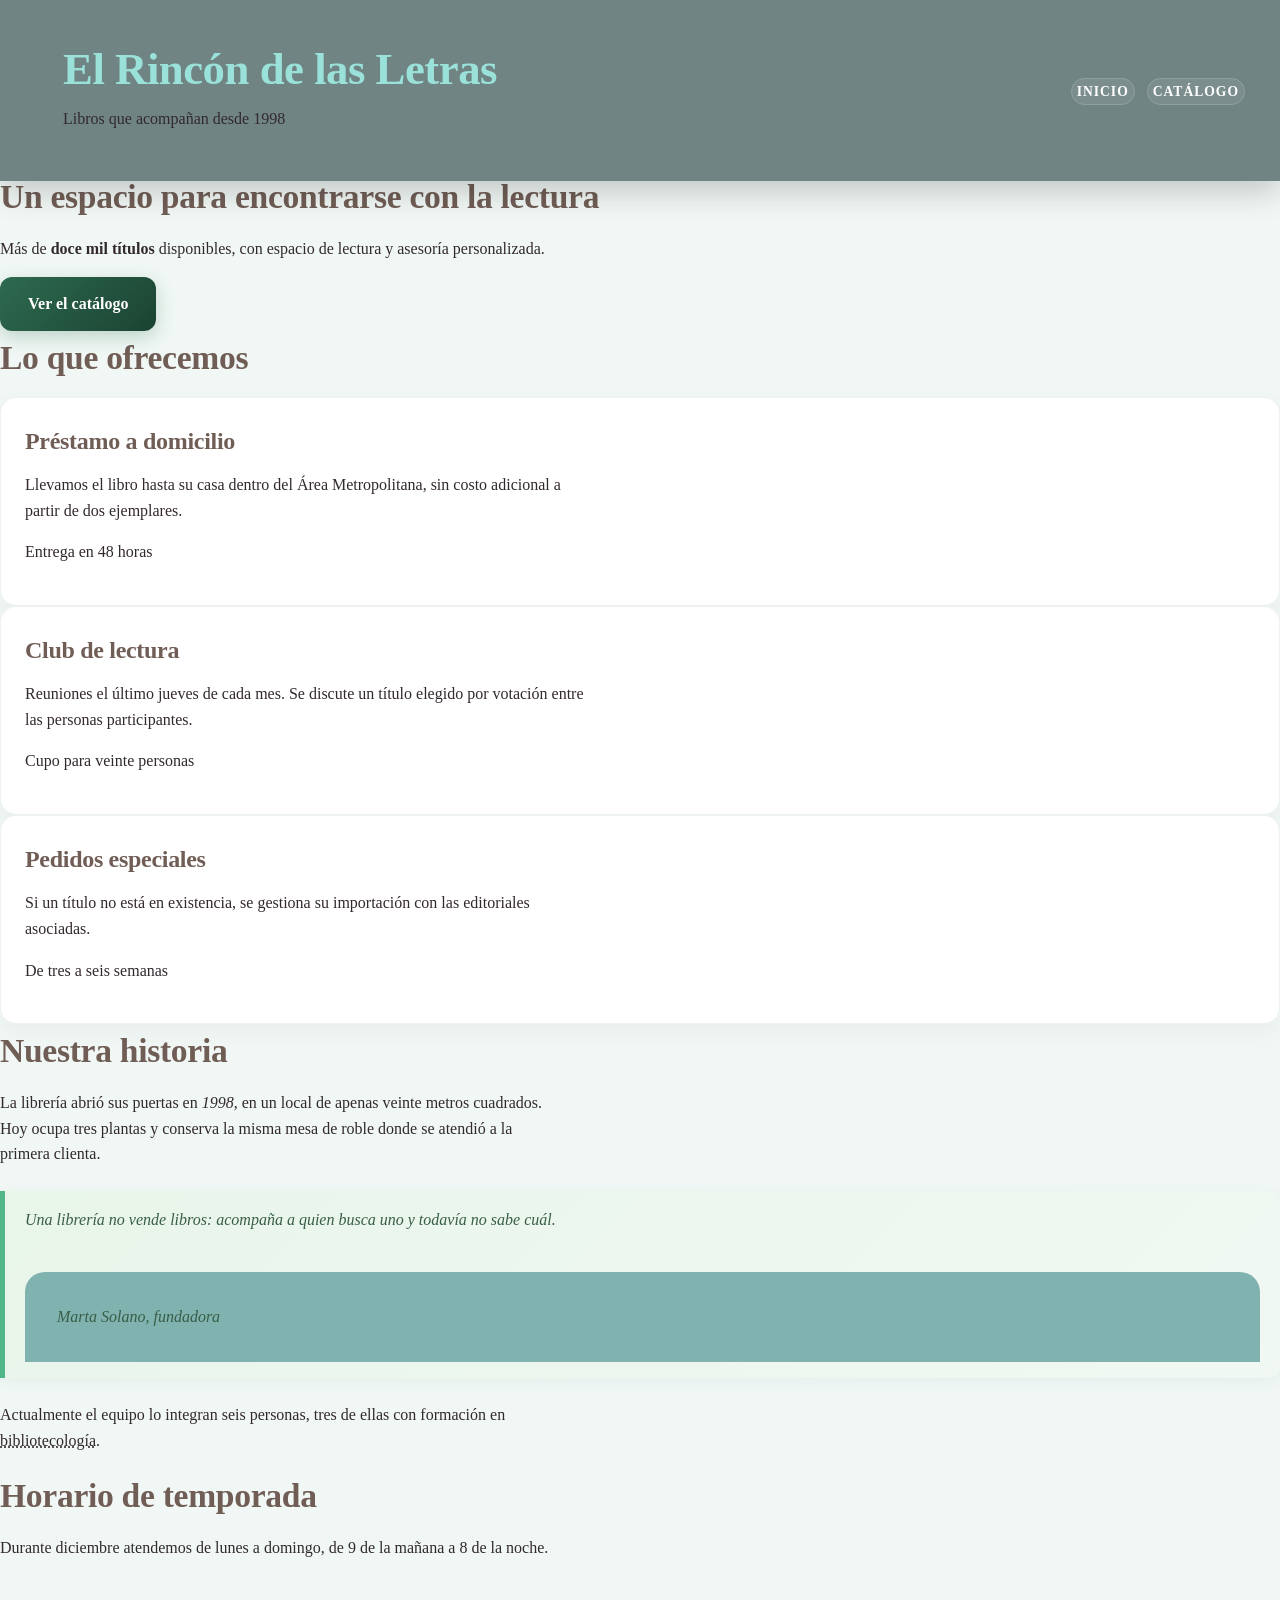
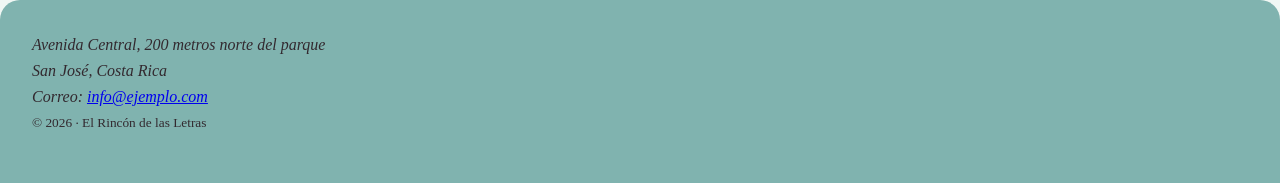
<file: ac1-css/index.html>
<!DOCTYPE html>
<html lang="es">

<head>
  <meta charset="UTF-8">
  <meta name="viewport" content="width=device-width, initial-scale=1.0">
  <meta name="author" content="Liam Barrantes Calvo">
  <meta name="description" content="Librería El Rincón de las Letras: catálogo, servicios y contacto.">
  <meta name="keywords" content="librería, libros, lectura, catálogo, Costa Rica">

  <title>Inicio | El Rincón de las Letras</title>

  <link rel="icon" href="../ac1-html/recursos/favicon2.png" type="image/png">
  <link rel="stylesheet" href="css/estilos.css">

  <!--AQUÍ SE ENLAZA LA HOJA DE ESTILOS QUE USTED DEBE CREAR.
       El archivo debe llamarse  css/estilos.css -->

</head>

<body>

  <!--CABECERA-->
  <header id="cabecera">
    <div class="marca">
      <h1>El Rincón de las Letras</h1>
      <p class="lema">Libros que acompañan desde 1998</p>
    </div>

    <nav class="menu-principal">
      <ul>
        <li><a href="index.html" class="enlace-activo">Inicio</a></li>
        <li><a href="catalogo.html">Catálogo</a></li>
      </ul>
    </nav>
  </header>

  <!--CONTENIDO PRINCIPAL-->
  <main id="contenido">

    <!-- Zona de presentación -->
    <section id="portada" class="hero">
      <h2>Un espacio para encontrarse con la lectura</h2>
      <p class="hero-texto">
        Más de <strong>doce mil títulos</strong> disponibles, con espacio
        de lectura y asesoría personalizada.
      </p>
      <a href="catalogo.html" class="boton boton-principal">Ver el catálogo</a>
    </section>

    <!-- Tres bloques para maquetar en fila -->
    <section id="servicios">
      <h2>Lo que ofrecemos</h2>

      <div class="rejilla-servicios">

        <article class="tarjeta">
          <h3>Préstamo a domicilio</h3>
          <p>
            Llevamos el libro hasta su casa dentro del Área Metropolitana,
            sin costo adicional a partir de dos ejemplares.
          </p>
          <p class="tarjeta-pie">Entrega en 48 horas</p>
        </article>

        <article class="tarjeta">
          <h3>Club de lectura</h3>
          <p>
            Reuniones el último jueves de cada mes. Se discute un título
            elegido por votación entre las personas participantes.
          </p>
          <p class="tarjeta-pie">Cupo para veinte personas</p>
        </article>

        <article class="tarjeta">
          <h3>Pedidos especiales</h3>
          <p>
            Si un título no está en existencia, se gestiona su importación
            con las editoriales asociadas.
          </p>
          <p class="tarjeta-pie">De tres a seis semanas</p>
        </article>

      </div>
    </section>

    <!-- Contenido con cita -->
    <section id="historia">
      <h2>Nuestra historia</h2>

      <p>
        La librería abrió sus puertas en <em>1998</em>, en un local de
        apenas veinte metros cuadrados. Hoy ocupa tres plantas y conserva
        la misma mesa de roble donde se atendió a la primera clienta.
      </p>

      <blockquote class="cita">
        <p>
          Una librería no vende libros: acompaña a quien busca uno y
          todavía no sabe cuál.
        </p>
        <footer class="cita-autoria">Marta Solano, fundadora</footer>
      </blockquote>

      <p>
        Actualmente el equipo lo integran seis personas, tres de ellas
        con formación en <abbr title="Bibliotecología">bibliotecología</abbr>.
      </p>
    </section>

  </main>

  <!--CONTENIDO SECUNDARIO -->
  <aside id="aviso" class="panel-aviso">
    <h2>Horario de temporada</h2>
    <p>
      Durante diciembre atendemos de lunes a domingo, de 9 de la mañana
      a 8 de la noche.
    </p>
  </aside>

  <!-- PIE -->
  <footer id="pie">
    <div class="pie-contenido">
      <address class="datos-contacto">
        Avenida Central, 200 metros norte del parque<br>
        San José, Costa Rica<br>
        Correo: <a href="mailto:info@ejemplo.com">info@ejemplo.com</a>
      </address>

      <p class="creditos"><small>&copy; 2026 · El Rincón de las Letras</small></p>
    </div>
  </footer>

</body>

</html>
</file>
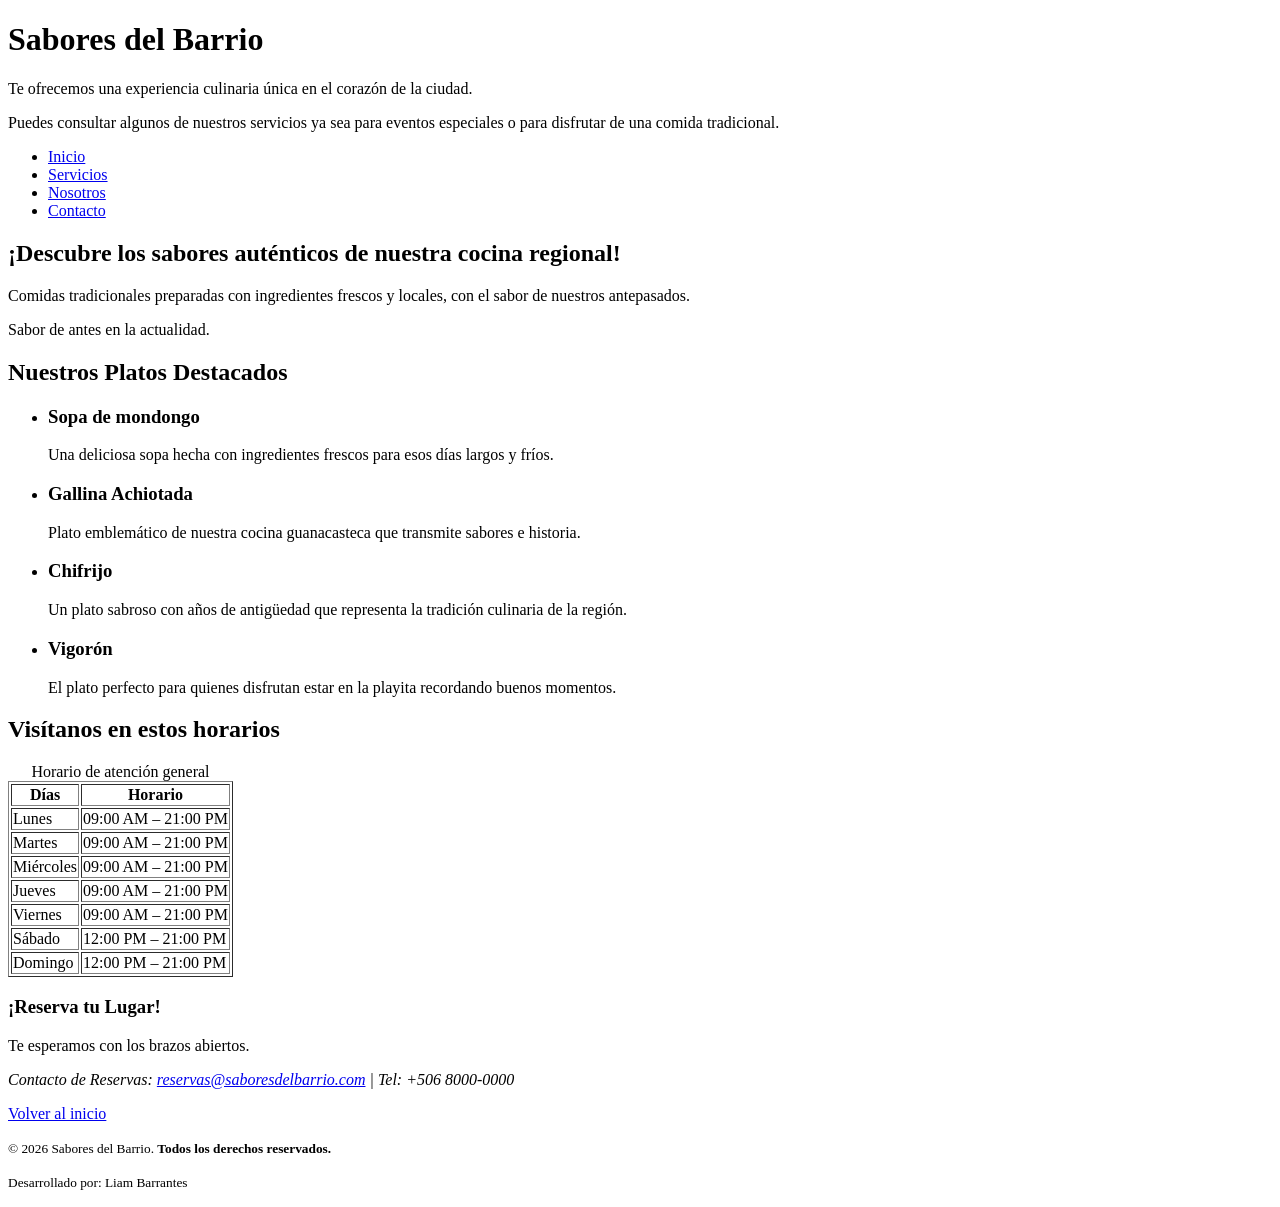
<file: ac1-html/Index.html>
<!DOCTYPE html>
<html lang="es">
<head>
    <meta charset="UTF-8">
    <meta name="viewport" content="width=device-width, initial-scale=1.0">
    <meta name="description" content="Experiencia culinaria única en el corazón de la ciudad con sabores auténticos y comidas tradicionales.">
    <meta name="keywords" content="Sabores del Barrio, comida tradicional, restaurante, cocina regional, Costa Rica">
    <meta name="author" content="Liam Barrantes">

    <title>Inicio | Sabores del Barrio</title>
     <link rel="icon" href="recursos/favicon.png" type="image/png">
</head>

<body>
    <!-- Encabezado principal y navegación del sitio -->
    <header id="inicio">
        <h1>Sabores del Barrio</h1>
        <p>Te ofrecemos una experiencia culinaria única en el corazón de la ciudad.</p>
        <p>Puedes consultar algunos de nuestros servicios ya sea para eventos especiales o para disfrutar de una comida tradicional.</p>
        <nav>
            <ul>
                <li><a href="index.html">Inicio</a></li>
                <li><a href="Servicios.html">Servicios</a></li>
                <li><a href="Nosotros.html">Nosotros</a></li>
                <li><a href="contacto.html">Contacto</a></li>
            </ul>
        </nav>
    </header>

    <!-- Contenido principal de la página -->
    <main id="contenido">
        <article>
            <h2>¡Descubre los sabores auténticos de nuestra cocina regional!</h2>
            
            <section id="descripcion">
                <p class="lead-text">Comidas tradicionales preparadas con ingredientes frescos y locales, con el sabor de nuestros antepasados.</p>
                <p>Sabor de antes en la actualidad.</p>
            </section>

            <section id="platos-destacados">
                <h2>Nuestros Platos Destacados</h2>
                <ul>
                    <li>
                        <h3>Sopa de mondongo</h3>
                        <p>Una deliciosa sopa hecha con ingredientes frescos para esos días largos y fríos.</p>
                    </li>
                    <li>
                        <h3>Gallina Achiotada</h3>
                        <p>Plato emblemático de nuestra cocina guanacasteca que transmite sabores e historia.</p>
                    </li>
                    <li>
                        <h3>Chifrijo</h3>
                        <p>Un plato sabroso con años de antigüedad que representa la tradición culinaria de la región.</p>
                    </li>
                    <li>
                        <h3>Vigorón</h3>
                        <p>El plato perfecto para quienes disfrutan estar en la playita recordando buenos momentos.</p>
                    </li>
                </ul>
            </section>

            <section id="horarios">
                <h2>Visítanos en estos horarios</h2>
                <table border="1">
                    <caption>Horario de atención general</caption>
                    <thead>
                        <tr>
                            <th scope="col">Días</th>
                            <th scope="col">Horario</th>
                        </tr>
                    </thead>
                    <tbody>
                        <tr>
                            <td>Lunes</td>
                            <td>09:00 AM – 21:00 PM</td>
                        </tr>
                        <tr>
                            <td>Martes</td>
                            <td>09:00 AM – 21:00 PM</td>
                        </tr>
                        <tr>
                            <td>Miércoles</td>
                            <td>09:00 AM – 21:00 PM</td>
                        </tr>
                        <tr>
                            <td>Jueves</td>
                            <td>09:00 AM – 21:00 PM</td>
                        </tr>
                        <tr>
                            <td>Viernes</td>
                            <td>09:00 AM – 21:00 PM</td>
                        </tr>
                        <tr>
                            <td>Sábado</td>
                            <td>12:00 PM – 21:00 PM</td>
                        </tr>
                        <tr>
                            <td>Domingo</td>
                            <td>12:00 PM – 21:00 PM</td>
                        </tr>
                    </tbody>
                </table>
            </section>
        </article>
    </main>

    <!-- Información adicional / sección de reserva -->
    <aside id="reservas">
        <h3>¡Reserva tu Lugar!</h3>
        <p>Te esperamos con los brazos abiertos.</p>
        <address>
            <p>Contacto de Reservas: <a href="mailto:reservas@saboresdelbarrio.com">reservas@saboresdelbarrio.com</a> | Tel: +506 8000-0000</p>
        </address>
    </aside>

    <p><a href="#inicio">Volver al inicio</a></p>

    <!-- Pie de página -->
    <footer>
        <p>
            <small>&copy; 2026 Sabores del Barrio. <strong>Todos los derechos reservados.</strong></small>
        </p>
        <p><small>Desarrollado por: Liam Barrantes</small></p>
    </footer>
</body>
</html>
</file>
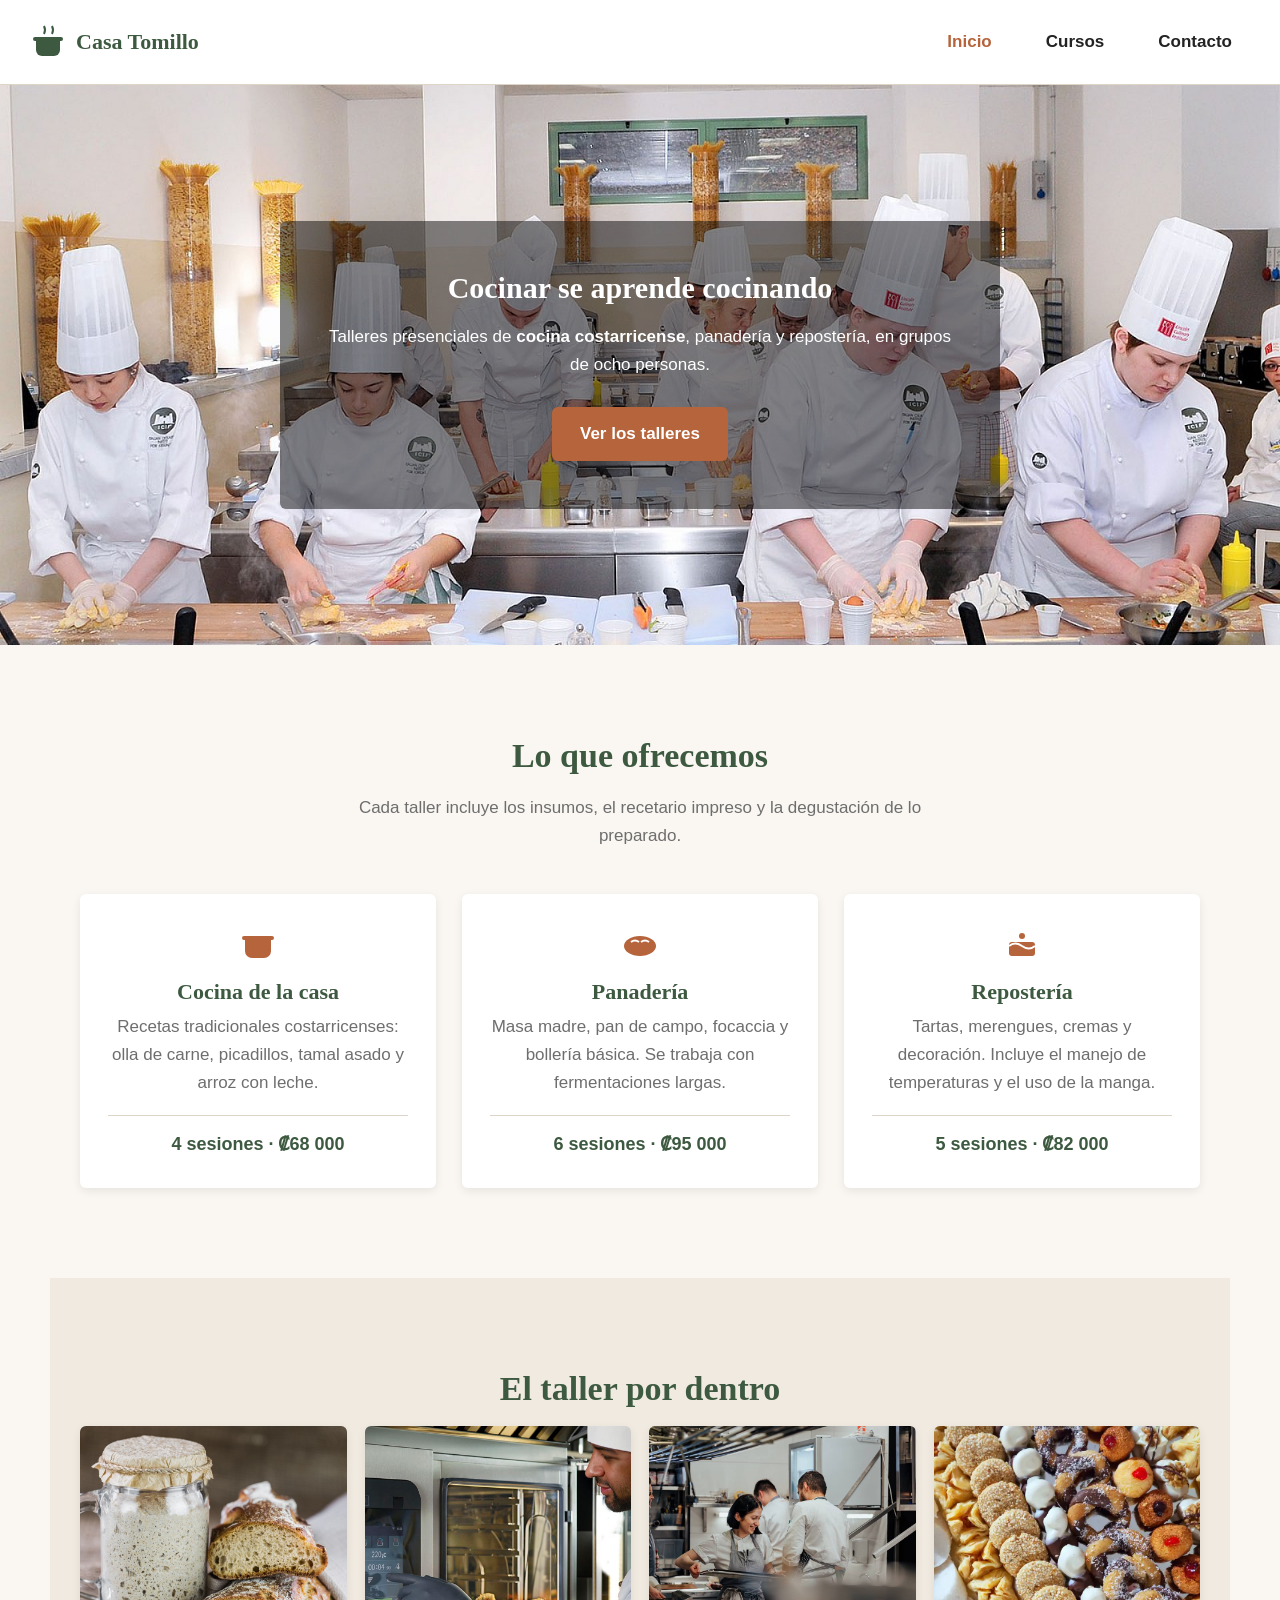
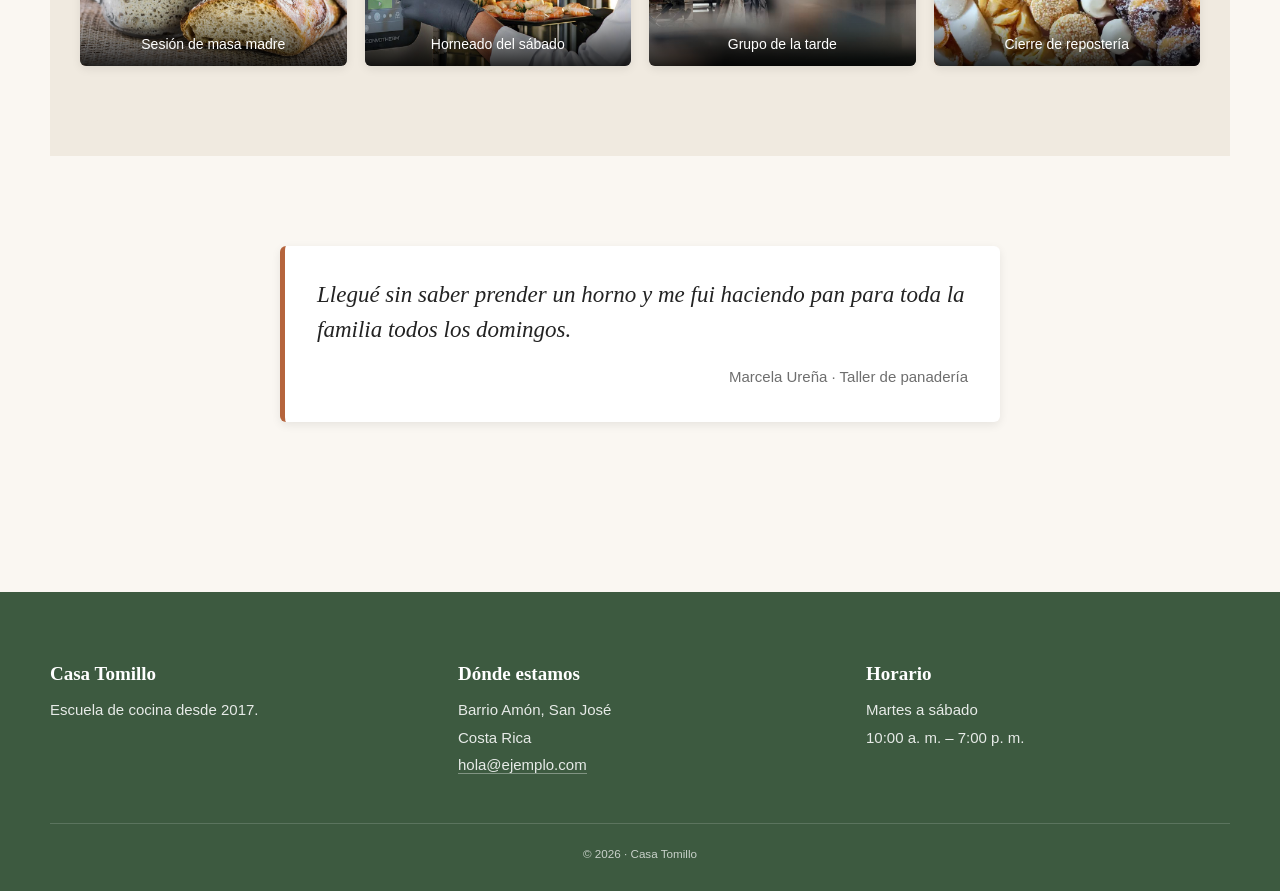
<file: ac3-resposive/index.html>
<!DOCTYPE html>
<html lang="es">

<head>
  <meta charset="UTF-8">
  <meta name="viewport" content="width=device-width, initial-scale=1.0">
  <meta name="author" content="Liam Barrantes Calvo">
  <meta name="description" content="Casa Tomillo: escuela de cocina con talleres presenciales en San José.">
  <meta name="keywords" content="cocina, talleres, escuela, gastronomía, Costa Rica">

  <title>Inicio | Casa Tomillo</title>

  <link rel="icon" href="recursos/favicon.png" type="image/png">
  <link rel="stylesheet" href="css/estilos.css">
</head>

<body>

  <!-- ═══ CABECERA · igual en las tres páginas ═══ -->
  <header id="cabecera" class="cabecera">

    <a href="index.html" class="marca">
      <svg class="marca-icono" width="36" height="36" viewBox="0 0 36 36"
           xmlns="http://www.w3.org/2000/svg" role="img"
           aria-label="Logo de Casa Tomillo: una olla con vapor">
        <path d="M6 16 h24 v10 a6 6 0 0 1 -6 6 h-12 a6 6 0 0 1 -6 -6 z" fill="currentColor"/>
        <rect x="3" y="13" width="30" height="4" rx="2" fill="currentColor"/>
        <path d="M14 10 q2 -4 0 -8" stroke="currentColor" stroke-width="2" fill="none"/>
        <path d="M22 10 q2 -4 0 -8" stroke="currentColor" stroke-width="2" fill="none"/>
      </svg>
      <span class="marca-texto">Casa Tomillo</span>
    </a>

    <input type="checkbox" id="menu-interruptor" class="menu-interruptor">

    <label for="menu-interruptor" class="boton-menu" aria-label="Abrir menú">
      <svg class="boton-menu-icono icono-abrir" width="26" height="26" viewBox="0 0 26 26"
           xmlns="http://www.w3.org/2000/svg" aria-hidden="true">
        <line x1="3" y1="6" x2="23" y2="6" stroke="currentColor" stroke-width="2.4" stroke-linecap="round"/>
        <line x1="3" y1="13" x2="23" y2="13" stroke="currentColor" stroke-width="2.4" stroke-linecap="round"/>
        <line x1="3" y1="20" x2="23" y2="20" stroke="currentColor" stroke-width="2.4" stroke-linecap="round"/>
      </svg>

    </label>

    <nav class="navegacion" aria-label="Navegación principal">
      <ul class="menu" id="menu-principal">
        <li><a href="index.html" class="menu-enlace activo">Inicio</a></li>
        <li><a href="cursos.html" class="menu-enlace">Cursos</a></li>
        <li><a href="contacto.html" class="menu-enlace">Contacto</a></li>
      </ul>
    </nav>

  </header>

  <main id="contenido">

    <!-- ═══ PORTADA ═══ -->
    <section id="portada" class="portada">
      <div class="portada-caja">
        <h1 class="portada-titulo">Cocinar se aprende cocinando</h1>
        <p class="portada-bajada">
          Talleres presenciales de <strong>cocina costarricense</strong>,
          panadería y repostería, en grupos de ocho personas.
        </p>
        <a href="cursos.html" class="boton boton-principal">Ver los talleres</a>
      </div>
    </section>

    <!-- ═══ TRES PROPUESTAS · maquetadas con Flexbox ═══ -->
    <section id="propuestas" class="seccion">
      <h2 class="seccion-titulo">Lo que ofrecemos</h2>
      <p class="seccion-entrada">
        Cada taller incluye los insumos, el recetario impreso y la degustación
        de lo preparado.
      </p>

      <div class="fila-propuestas">

        <article class="tarjeta">
          <svg class="tarjeta-icono" width="42" height="42" viewBox="0 0 42 42"
               xmlns="http://www.w3.org/2000/svg" role="img" aria-label="Icono de olla">
            <path d="M8 18 h26 v11 a7 7 0 0 1 -7 7 h-12 a7 7 0 0 1 -7 -7 z" fill="currentColor"/>
            <rect x="5" y="14" width="32" height="4" rx="2" fill="currentColor"/>
          </svg>
          <h3 class="tarjeta-titulo">Cocina de la casa</h3>
          <p class="tarjeta-texto">
            Recetas tradicionales costarricenses: olla de carne, picadillos,
            tamal asado y arroz con leche.
          </p>
          <p class="tarjeta-dato">4 sesiones · ₡68 000</p>
        </article>

        <article class="tarjeta">
          <svg class="tarjeta-icono" width="42" height="42" viewBox="0 0 42 42"
               xmlns="http://www.w3.org/2000/svg" role="img" aria-label="Icono de pan">
            <ellipse cx="21" cy="24" rx="16" ry="10" fill="currentColor"/>
            <path d="M12 20 q4 -3 8 0 M22 20 q4 -3 8 0" stroke="#FFFFFF"
                  stroke-width="2" fill="none"/>
          </svg>
          <h3 class="tarjeta-titulo">Panadería</h3>
          <p class="tarjeta-texto">
            Masa madre, pan de campo, focaccia y bollería básica. Se trabaja
            con fermentaciones largas.
          </p>
          <p class="tarjeta-dato">6 sesiones · ₡95 000</p>
        </article>

        <article class="tarjeta">
          <svg class="tarjeta-icono" width="42" height="42" viewBox="0 0 42 42"
               xmlns="http://www.w3.org/2000/svg" role="img" aria-label="Icono de pastel">
            <rect x="8" y="20" width="26" height="14" rx="3" fill="currentColor"/>
            <path d="M8 24 q6 -5 13 0 q7 5 13 0" stroke="#FFFFFF" stroke-width="2" fill="none"/>
            <circle cx="21" cy="14" r="3" fill="currentColor"/>
          </svg>
          <h3 class="tarjeta-titulo">Repostería</h3>
          <p class="tarjeta-texto">
            Tartas, merengues, cremas y decoración. Incluye el manejo de
            temperaturas y el uso de la manga.
          </p>
          <p class="tarjeta-dato">5 sesiones · ₡82 000</p>
        </article>

      </div>
    </section>

    <!-- ═══ GALERÍA · maquetada con Grid ═══ -->
    <section id="galeria" class="seccion seccion-alterna">
      <h2 class="seccion-titulo">El taller por dentro</h2>

      <div class="rejilla-galeria">

        <figure class="pieza">
          <img src="recursos/taller-1.jpg" alt="Manos amasando pan sobre una mesa de madera"
               width="1200" height="800">
          <figcaption class="pieza-pie">Sesión de masa madre</figcaption>
        </figure>

        <figure class="pieza">
          <img src="recursos/taller-2.jpg" alt="Bandeja de panes recién horneados"
               width="1200" height="800">
          <figcaption class="pieza-pie">Horneado del sábado</figcaption>
        </figure>

        <figure class="pieza">
          <img src="recursos/taller-3.jpg" alt="Grupo de participantes cocinando en la mesa central"
               width="1200" height="800">
          <figcaption class="pieza-pie">Grupo de la tarde</figcaption>
        </figure>

        <figure class="pieza">
          <img src="recursos/taller-4.jpg" alt="Detalle de una tarta decorada con frutas"
               width="1200" height="800">
          <figcaption class="pieza-pie">Cierre de repostería</figcaption>
        </figure>

      </div>
    </section>

    <!-- ═══ TESTIMONIO ═══ -->
    <section id="testimonio" class="seccion">
      <blockquote class="cita">
        <p class="cita-texto">
          Llegué sin saber prender un horno y me fui haciendo pan para toda
          la familia todos los domingos.
        </p>
        <footer class="cita-autoria">Marcela Ureña · Taller de panadería</footer>
      </blockquote>
    </section>

  </main>

  <!-- ═══ PIE · igual en las tres páginas ═══ -->
  <footer id="pie" class="pie">
    <div class="pie-columnas">

      <div class="pie-bloque">
        <h2 class="pie-titulo">Casa Tomillo</h2>
        <p class="pie-texto">Escuela de cocina desde 2017.</p>
      </div>

      <div class="pie-bloque">
        <h2 class="pie-titulo">Dónde estamos</h2>
        <address class="pie-datos">
          Barrio Amón, San José<br>
          Costa Rica<br>
          <a href="mailto:hola@ejemplo.com" class="pie-enlace">hola@ejemplo.com</a>
        </address>
      </div>

      <div class="pie-bloque">
        <h2 class="pie-titulo">Horario</h2>
        <p class="pie-texto">
          Martes a sábado<br>
          10:00 a. m. – 7:00 p. m.
        </p>
      </div>

    </div>

    <p class="pie-creditos"><small>&copy; 2026 · Casa Tomillo</small></p>
  </footer>

</body>

</html>
</file>
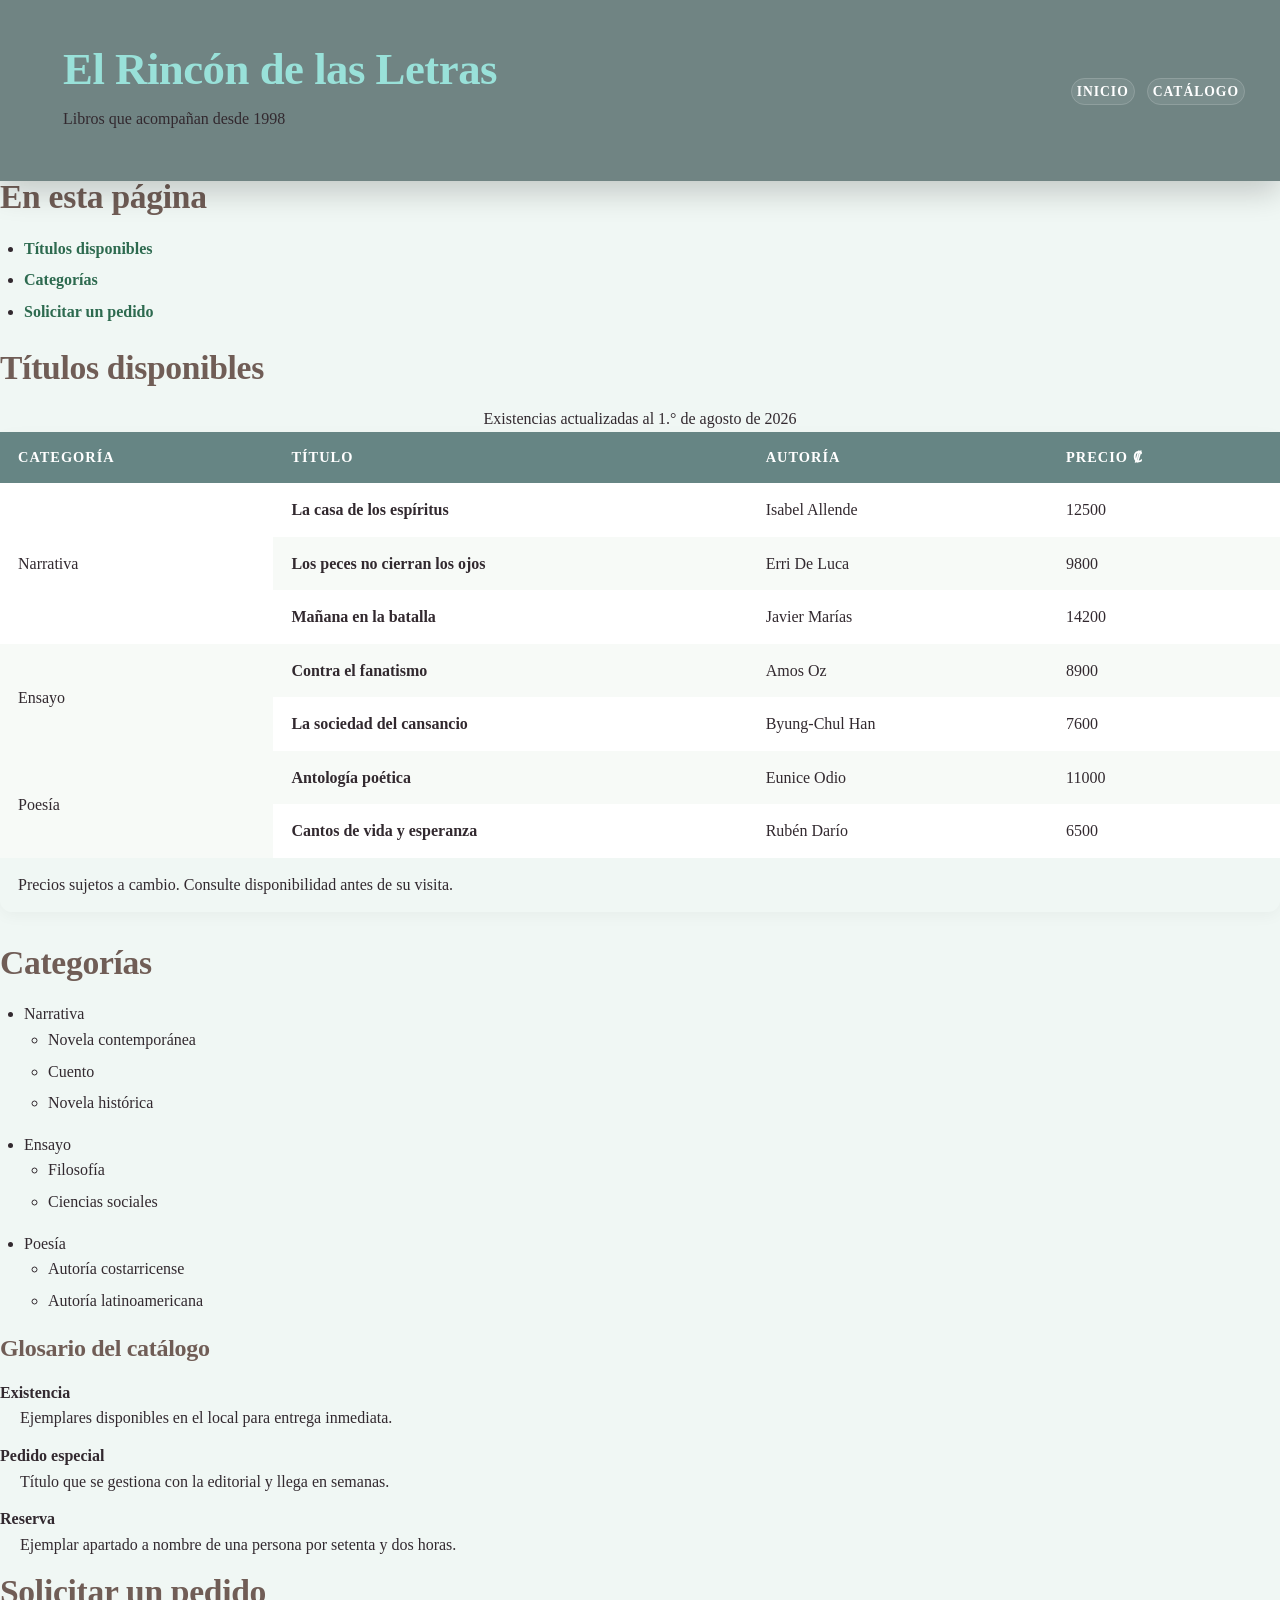
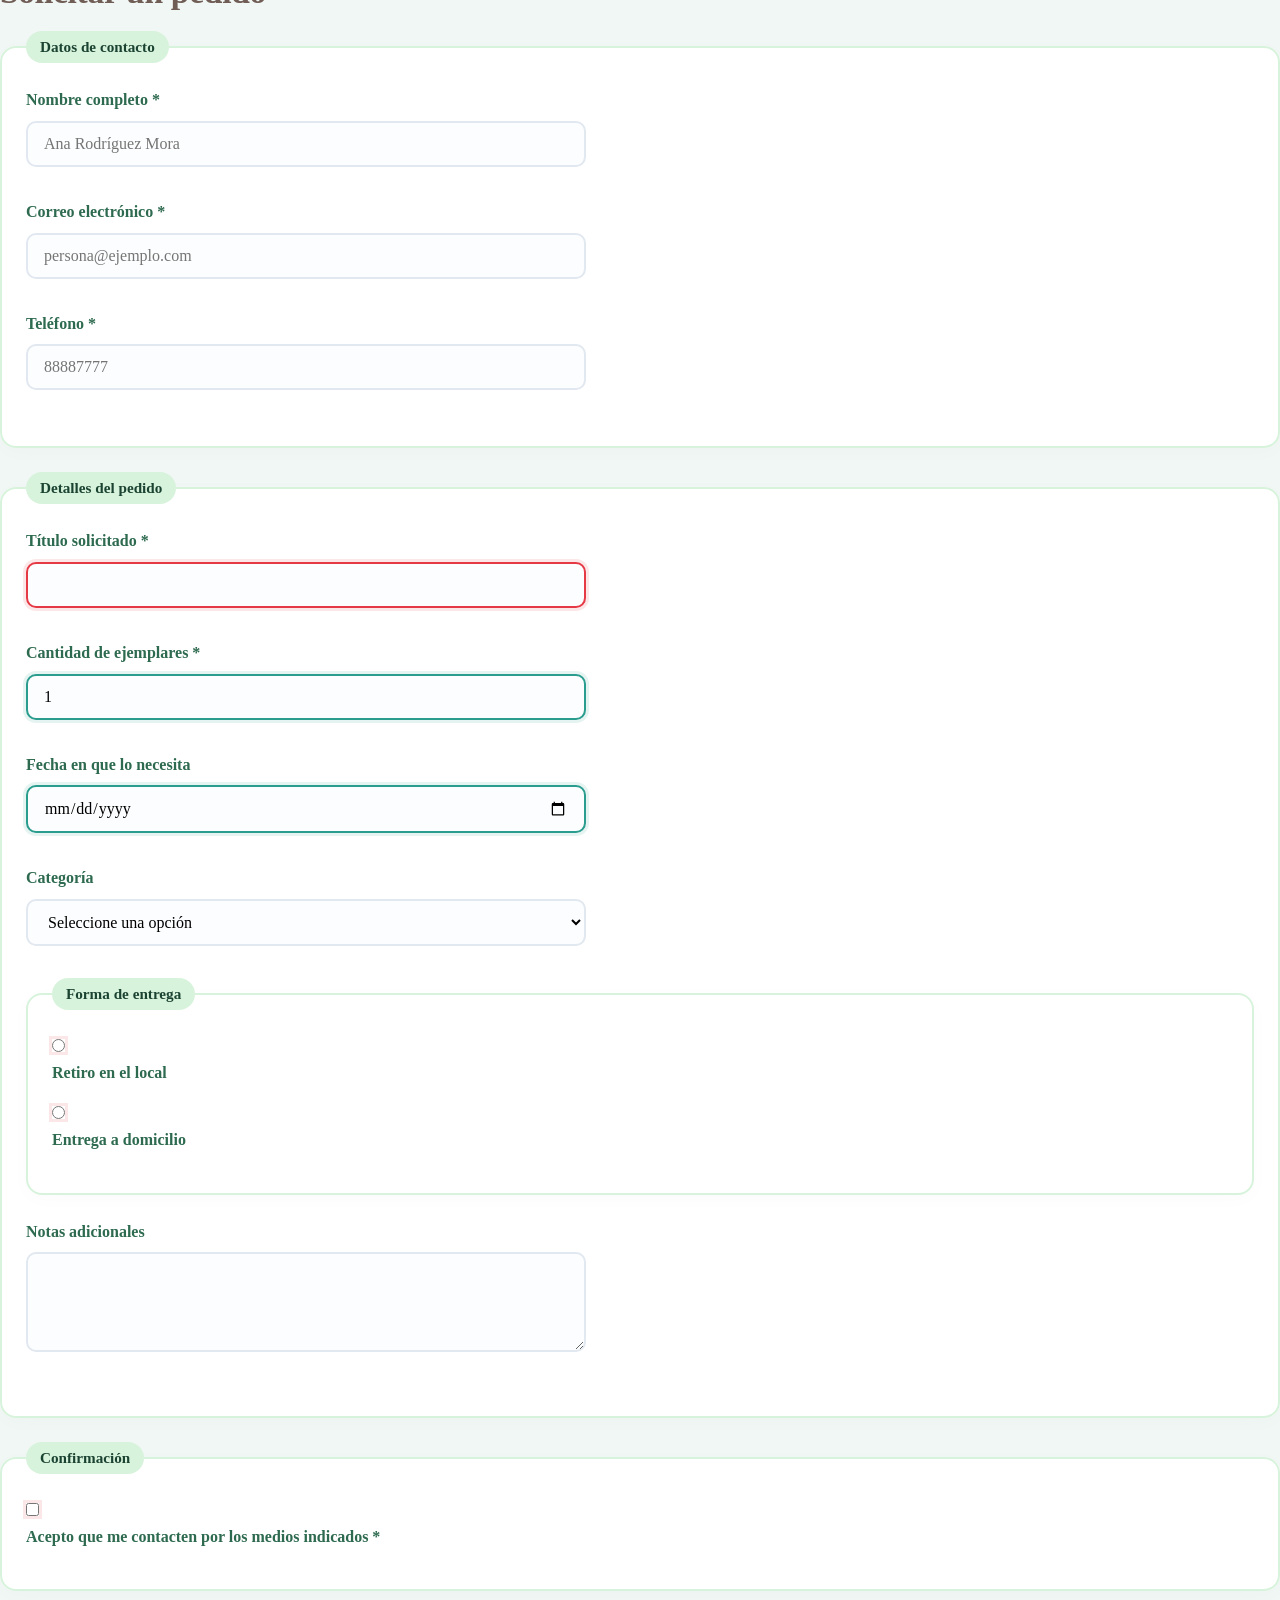
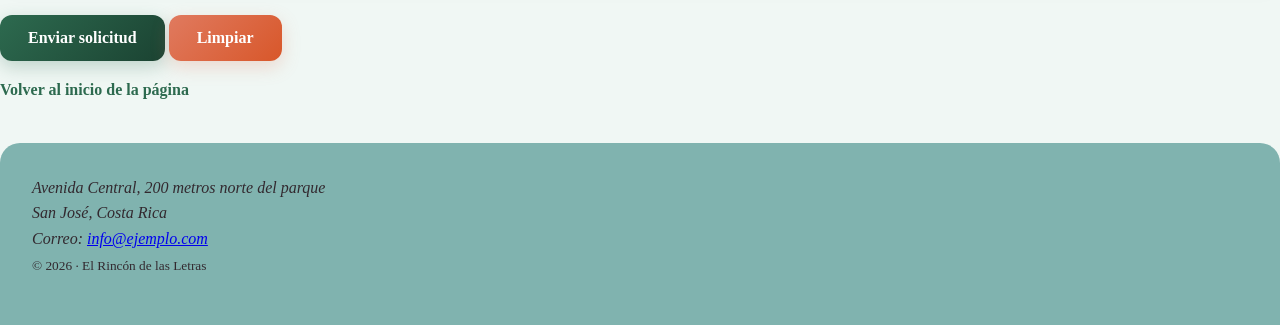
<file: ac1-css/catalogo.html>
<!DOCTYPE html>
<html lang="es">

<head>
  <meta charset="UTF-8">
  <meta name="viewport" content="width=device-width, initial-scale=1.0">
  <meta name="author" content="Liam Barrantes Calvo">
  <meta name="description" content="Catálogo de títulos disponibles y formulario de pedido.">
  <meta name="keywords" content="catálogo, libros, pedido, librería">

  <title>Catálogo | El Rincón de las Letras</title>

  <link rel="icon" href="../ac1-html/recursos/favicon2.png" type="image/png">
  <link rel="stylesheet" href="css/estilos.css">

  <!--AQUÍ SE ENLAZA LA HOJA DE ESTILOS QUE USTED DEBE CREAR.
       El archivo debe llamarse  css/estilos.css -->

</head>

<body>

  <!--CABECERA · idéntica a la de index.html-->
  <header id="cabecera">
    <div class="marca">
      <h1>El Rincón de las Letras</h1>
      <p class="lema">Libros que acompañan desde 1998</p>
    </div>

    <nav class="menu-principal">
      <ul>
        <li><a href="index.html">Inicio</a></li>
        <li><a href="catalogo.html" class="enlace-activo">Catálogo</a></li>
      </ul>
    </nav>
  </header>

  <!--CONTENIDO PRINCIPAL-->
  <main id="contenido">

    <!-- Índice interno con anclas -->
    <nav class="indice">
      <h2>En esta página</h2>
      <ul>
        <li><a href="#existencias">Títulos disponibles</a></li>
        <li><a href="#categorias">Categorías</a></li>
        <li><a href="#pedido">Solicitar un pedido</a></li>
      </ul>
    </nav>

    <!-- LA TABLA -->
    <section id="existencias">
      <h2>Títulos disponibles</h2>

      <table class="tabla-catalogo">
        <caption>Existencias actualizadas al 1.° de agosto de 2026</caption>

        <thead>
          <tr>
            <th scope="col">Categoría</th>
            <th scope="col">Título</th>
            <th scope="col">Autoría</th>
            <th scope="col">Precio ₡</th>
          </tr>
        </thead>

        <tbody>
          <tr>
            <td rowspan="3">Narrativa</td>
            <th scope="row">La casa de los espíritus</th>
            <td>Isabel Allende</td>
            <td>12500</td>
          </tr>
          <tr>
            <th scope="row">Los peces no cierran los ojos</th>
            <td>Erri De Luca</td>
            <td>9800</td>
          </tr>
          <tr>
            <th scope="row">Mañana en la batalla</th>
            <td>Javier Marías</td>
            <td>14200</td>
          </tr>

          <tr>
            <td rowspan="2">Ensayo</td>
            <th scope="row">Contra el fanatismo</th>
            <td>Amos Oz</td>
            <td>8900</td>
          </tr>
          <tr>
            <th scope="row">La sociedad del cansancio</th>
            <td>Byung-Chul Han</td>
            <td>7600</td>
          </tr>

          <tr>
            <td rowspan="2">Poesía</td>
            <th scope="row">Antología poética</th>
            <td>Eunice Odio</td>
            <td>11000</td>
          </tr>
          <tr>
            <th scope="row">Cantos de vida y esperanza</th>
            <td>Rubén Darío</td>
            <td>6500</td>
          </tr>
        </tbody>

        <tfoot>
          <tr>
            <td colspan="4">
              Precios sujetos a cambio. Consulte disponibilidad antes de su visita.
            </td>
          </tr>
        </tfoot>
      </table>
    </section>

    <!-- LISTAS -->
    <section id="categorias">
      <h2>Categorías</h2>

      <ul class="lista-categorias">
        <li>Narrativa
          <ul>
            <li>Novela contemporánea</li>
            <li>Cuento</li>
            <li>Novela histórica</li>
          </ul>
        </li>
        <li>Ensayo
          <ul>
            <li>Filosofía</li>
            <li>Ciencias sociales</li>
          </ul>
        </li>
        <li>Poesía
          <ul>
            <li>Autoría costarricense</li>
            <li>Autoría latinoamericana</li>
          </ul>
        </li>
      </ul>

      <h3>Glosario del catálogo</h3>
      <dl class="glosario">
        <dt>Existencia</dt>
        <dd>Ejemplares disponibles en el local para entrega inmediata.</dd>

        <dt>Pedido especial</dt>
        <dd>Título que se gestiona con la editorial y llega en semanas.</dd>

        <dt>Reserva</dt>
        <dd>Ejemplar apartado a nombre de una persona por setenta y dos horas.</dd>
      </dl>
    </section>

    <!-- EL FORMULARIO -->
    <section id="pedido">
      <h2>Solicitar un pedido</h2>

      <form action="#" method="post" class="formulario-pedido">

        <fieldset class="grupo-campos">
          <legend>Datos de contacto</legend>

          <p class="campo">
            <label for="nombre">Nombre completo *</label>
            <input type="text" id="nombre" name="nombre"
                   required minlength="3" maxlength="60"
                   placeholder="Ana Rodríguez Mora">
          </p>

          <p class="campo">
            <label for="correo">Correo electrónico *</label>
            <input type="email" id="correo" name="correo" required
                   placeholder="persona@ejemplo.com">
          </p>

          <p class="campo">
            <label for="telefono">Teléfono *</label>
            <input type="tel" id="telefono" name="telefono"
                   required pattern="[0-9]{8}"
                   title="Ocho dígitos, sin espacios ni guiones"
                   placeholder="88887777">
          </p>
        </fieldset>

        <fieldset class="grupo-campos">
          <legend>Detalles del pedido</legend>

          <p class="campo">
            <label for="titulo">Título solicitado *</label>
            <input type="text" id="titulo" name="titulo" required>
          </p>

          <p class="campo">
            <label for="cantidad">Cantidad de ejemplares *</label>
            <input type="number" id="cantidad" name="cantidad"
                   required min="1" max="10" step="1" value="1">
          </p>

          <p class="campo">
            <label for="fecha">Fecha en que lo necesita</label>
            <input type="date" id="fecha" name="fecha">
          </p>

          <p class="campo">
            <label for="categoria">Categoría</label>
            <select id="categoria" name="categoria">
              <option value="">Seleccione una opción</option>
              <option value="narrativa">Narrativa</option>
              <option value="ensayo">Ensayo</option>
              <option value="poesia">Poesía</option>
              <option value="otra">Otra</option>
            </select>
          </p>

          <fieldset class="grupo-opciones">
            <legend>Forma de entrega</legend>
            <p class="opcion">
              <input type="radio" id="local" name="entrega" value="local" required>
              <label for="local">Retiro en el local</label>
            </p>
            <p class="opcion">
              <input type="radio" id="domicilio" name="entrega" value="domicilio">
              <label for="domicilio">Entrega a domicilio</label>
            </p>
          </fieldset>

          <p class="campo">
            <label for="notas">Notas adicionales</label>
            <textarea id="notas" name="notas" rows="4" maxlength="300"></textarea>
          </p>
        </fieldset>

        <fieldset class="grupo-campos">
          <legend>Confirmación</legend>
          <p class="opcion">
            <input type="checkbox" id="acepto" name="acepto" required>
            <label for="acepto">Acepto que me contacten por los medios indicados *</label>
          </p>
        </fieldset>

        <p class="grupo-botones">
          <button type="submit" class="boton boton-principal">Enviar solicitud</button>
          <button type="reset" class="boton boton-secundario">Limpiar</button>
        </p>

      </form>
    </section>

    <p class="volver"><a href="#cabecera">Volver al inicio de la página</a></p>

  </main>

  <!-- PIE · idéntico al de index.html -->
  <footer id="pie">
    <div class="pie-contenido">
      <address class="datos-contacto">
        Avenida Central, 200 metros norte del parque<br>
        San José, Costa Rica<br>
        Correo: <a href="mailto:info@ejemplo.com">info@ejemplo.com</a>
      </address>

      <p class="creditos"><small>&copy; 2026 · El Rincón de las Letras</small></p>
    </div>
  </footer>

</body>

</html>
</file>
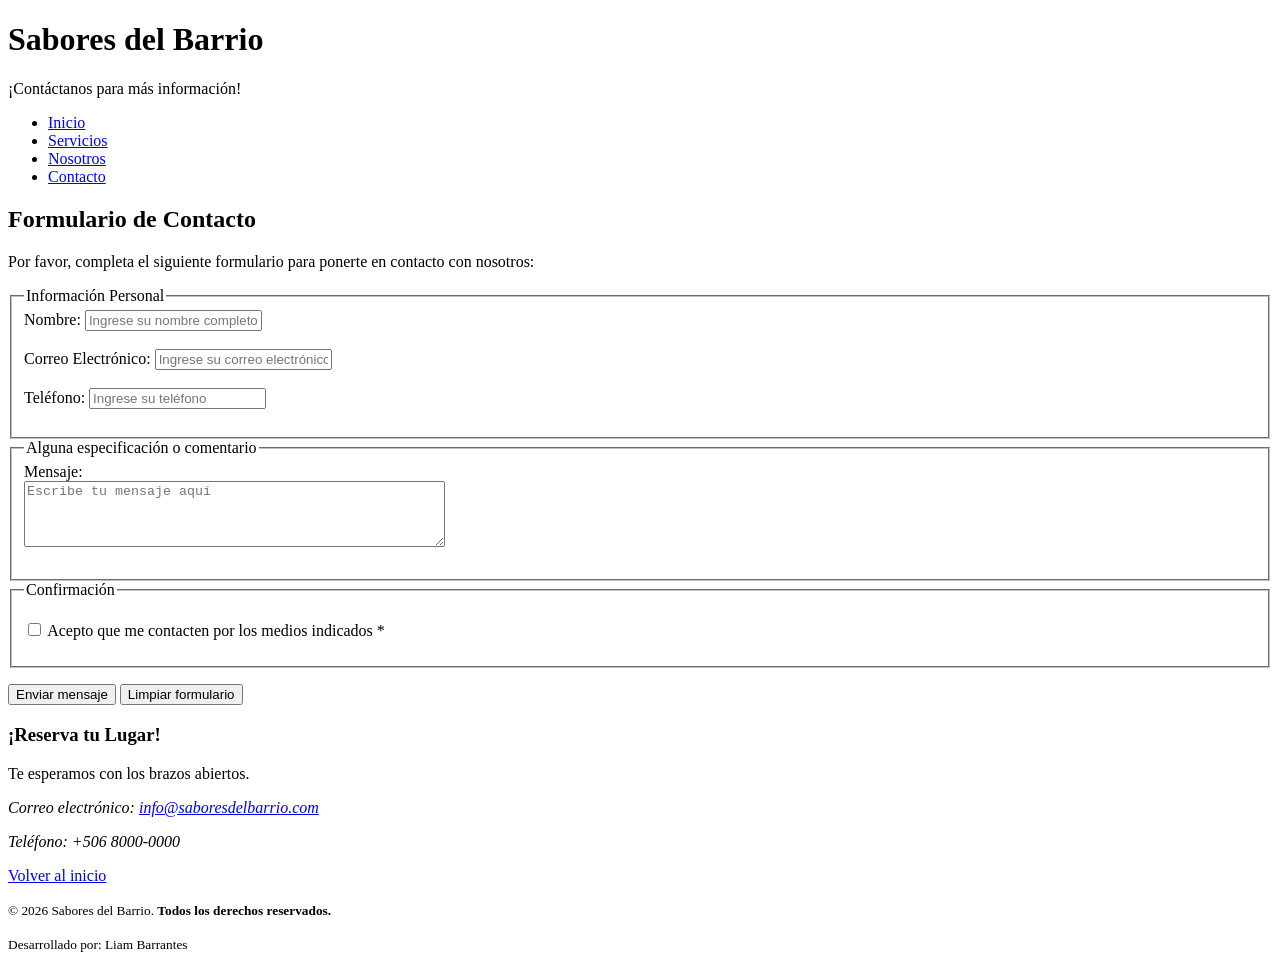
<file: ac1-html/Contacto.html>
<!DOCTYPE html>
<html lang="es">
<head>
    <meta charset="UTF-8">
    <meta name="viewport" content="width=device-width, initial-scale=1.0">
    <meta name="description" content="Ponte en contacto con Sabores del Barrio para consultas, reservaciones o eventos especiales.">
    <meta name="keywords" content="Sabores del Barrio, contacto, formulario, reservaciones, correo, teléfono">
    <meta name="author" content="Liam Barrantes">

    <title>Contacto | Sabores del Barrio</title>
    <link rel="icon" href="recursos/favicon.png" type="image/png">
</head>

<body>
    <!-- Encabezado y navegación del sitio -->
    <header id="inicio">
        <h1>Sabores del Barrio</h1>
        <p>¡Contáctanos para más información!</p>
        <nav>
            <ul>
                <li><a href="index.html">Inicio</a></li>
                <li><a href="Servicios.html">Servicios</a></li>
                <li><a href="Nosotros.html">Nosotros</a></li>
                <li><a href="Contacto.html">Contacto</a></li>
            </ul>
        </nav>
    </header>

    <!-- Contenido principal -->
    <main id="contenido">
        <article>
            <h2>Formulario de Contacto</h2>
            <p>Por favor, completa el siguiente formulario para ponerte en contacto con nosotros:</p>
            
            <form action="#" method="post">
                <!-- Sección de datos personales -->
                <fieldset>
                    <legend>Información Personal</legend>
                    
                    <label for="nombre">Nombre:</label>
                    <input type="text" id="nombre" name="nombre" required placeholder="Ingrese su nombre completo"><br><br>

                    <label for="email">Correo Electrónico:</label>
                    <input type="email" id="email" name="email" required minlength="3" maxlength="60" placeholder="Ingrese su correo electrónico"><br><br>

                    <label for="telefono">Teléfono:</label>
                    <input type="tel" id="telefono" name="telefono" placeholder="Ingrese su teléfono" pattern="[0-9]{8}"><br><br>
                </fieldset>

                <!-- Sección de mensaje/comentario -->
                <fieldset>
                    <legend>Alguna especificación o comentario</legend>
                    
                    <label for="mensaje">Mensaje:</label><br>
                    <textarea id="mensaje" name="mensaje" rows="4" cols="50" required placeholder="Escribe tu mensaje aquí"></textarea><br><br>
                </fieldset>

                <!-- Sección de confirmación -->
                <fieldset>
                    <legend>Confirmación</legend>

                    <p>
                        <input type="checkbox" id="acepto" name="acepto" required>
                        <label for="acepto">
                            Acepto que me contacten por los medios indicados *
                        </label>
                    </p>
                </fieldset>

                <p>
                    <button type="submit">Enviar mensaje</button>
                    <button type="reset">Limpiar formulario</button>
                </p>
            </form>
        </article>
    </main>

    <!-- Sección de reservación / datos directos -->
    <aside id="reservas">
        <h3>¡Reserva tu Lugar!</h3>
        <p>Te esperamos con los brazos abiertos.</p>
        <address>
            <p>Correo electrónico: <a href="mailto:info@saboresdelbarrio.com">info@saboresdelbarrio.com</a></p>
            <p>Teléfono: +506 8000-0000</p>
        </address>
    </aside>

    <p><a href="#inicio">Volver al inicio</a></p>

    <!-- Pie de página -->
    <footer>
        <p>
            <small>&copy; 2026 Sabores del Barrio. <strong>Todos los derechos reservados.</strong></small>
        </p>
        <p><small>Desarrollado por: Liam Barrantes</small></p>
    </footer>
</body>
</html>
</file>
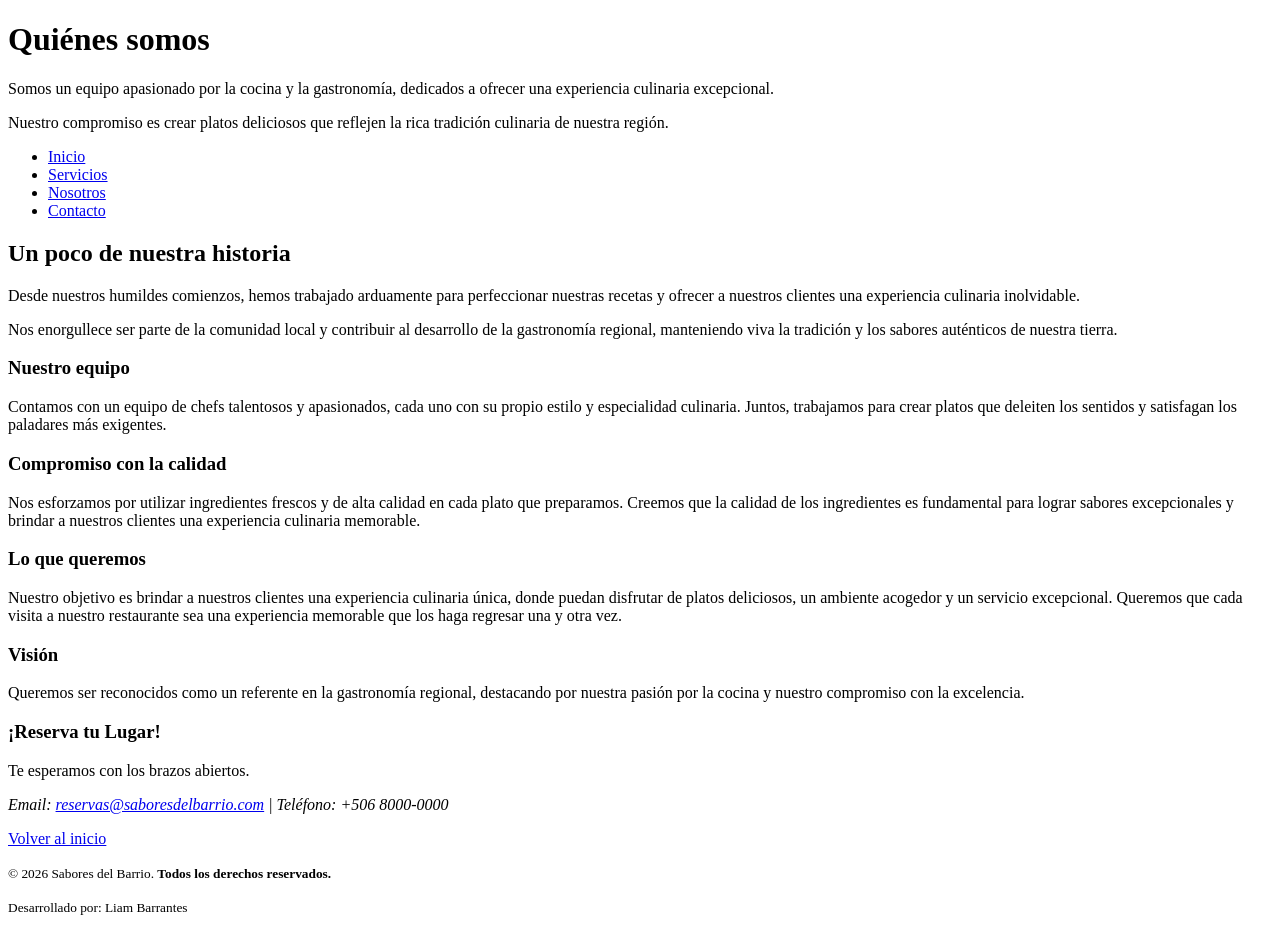
<file: ac1-html/Nosotros.html>
<!DOCTYPE html>
<html lang="es">
<head>
    <meta charset="UTF-8">
    <meta name="viewport" content="width=device-width, initial-scale=1.0">
    <meta name="description" content="Conoce la historia, el equipo y la visión de Sabores del Barrio, un restaurante comprometido con la tradición culinaria regional.">
    <meta name="keywords" content="Sabores del Barrio, historia, quiénes somos, equipo, visión, calidad culinaria">
    <meta name="author" content="Liam Barrantes">

    <title>Nosotros | Sabores del Barrio</title>
    <link rel="icon" href="recursos/favicon.png" type="image/png">
</head>

<body>
    <!-- Encabezado y navegación principal -->
    <header id="inicio">
        <h1>Quiénes somos</h1>
        <p>Somos un equipo apasionado por la cocina y la gastronomía, dedicados a ofrecer una experiencia culinaria excepcional.</p>
        <p>Nuestro compromiso es crear platos deliciosos que reflejen la rica tradición culinaria de nuestra región.</p>
        
        <nav>
            <ul>
                <li><a href="index.html">Inicio</a></li>
                <li><a href="Servicios.html">Servicios</a></li>
                <li><a href="Nosotros.html">Nosotros</a></li>
                <li><a href="contacto.html">Contacto</a></li>
            </ul>
        </nav>
    </header>

    <!-- Contenido principal -->
    <main id="contenido">
        <article>
            <h2>Un poco de nuestra historia</h2>
            
            <section id="historia">
                <p>Desde nuestros humildes comienzos, hemos trabajado arduamente para perfeccionar nuestras recetas y ofrecer a nuestros clientes una experiencia culinaria inolvidable.</p>
                <p>Nos enorgullece ser parte de la comunidad local y contribuir al desarrollo de la gastronomía regional, manteniendo viva la tradición y los sabores auténticos de nuestra tierra.</p>
            </section>

            <section id="equipo">
                <h3>Nuestro equipo</h3>
                <p>Contamos con un equipo de chefs talentosos y apasionados, cada uno con su propio estilo y especialidad culinaria. Juntos, trabajamos para crear platos que deleiten los sentidos y satisfagan los paladares más exigentes.</p>
            </section>

            <section id="calidad">
                <h3>Compromiso con la calidad</h3>
                <p>Nos esforzamos por utilizar ingredientes frescos y de alta calidad en cada plato que preparamos. Creemos que la calidad de los ingredientes es fundamental para lograr sabores excepcionales y brindar a nuestros clientes una experiencia culinaria memorable.</p>
            </section>

            <section id="objetivo">
                <h3>Lo que queremos</h3>
                <p>Nuestro objetivo es brindar a nuestros clientes una experiencia culinaria única, donde puedan disfrutar de platos deliciosos, un ambiente acogedor y un servicio excepcional. Queremos que cada visita a nuestro restaurante sea una experiencia memorable que los haga regresar una y otra vez.</p>
            </section>

            <section id="vision">
                <h3>Visión</h3>
                <p>Queremos ser reconocidos como un referente en la gastronomía regional, destacando por nuestra pasión por la cocina y nuestro compromiso con la excelencia.</p>
            </section>
        </article>
    </main>

    <!-- Sección de llamado a la acción / reservas -->
    <aside id="reservas">
        <h3>¡Reserva tu Lugar!</h3>
        <p>Te esperamos con los brazos abiertos.</p>
        <address>
            <p>Email: <a href="mailto:reservas@saboresdelbarrio.com">reservas@saboresdelbarrio.com</a> | Teléfono: +506 8000-0000</p>
        </address>
    </aside>

    <p><a href="#inicio">Volver al inicio</a></p>

    <!-- Pie de página -->
    <footer>
        <p>
            <small>&copy; 2026 Sabores del Barrio. <strong>Todos los derechos reservados.</strong></small>
        </p>
        <p><small>Desarrollado por: Liam Barrantes</small></p>
    </footer>
</body>
</html>
</file>
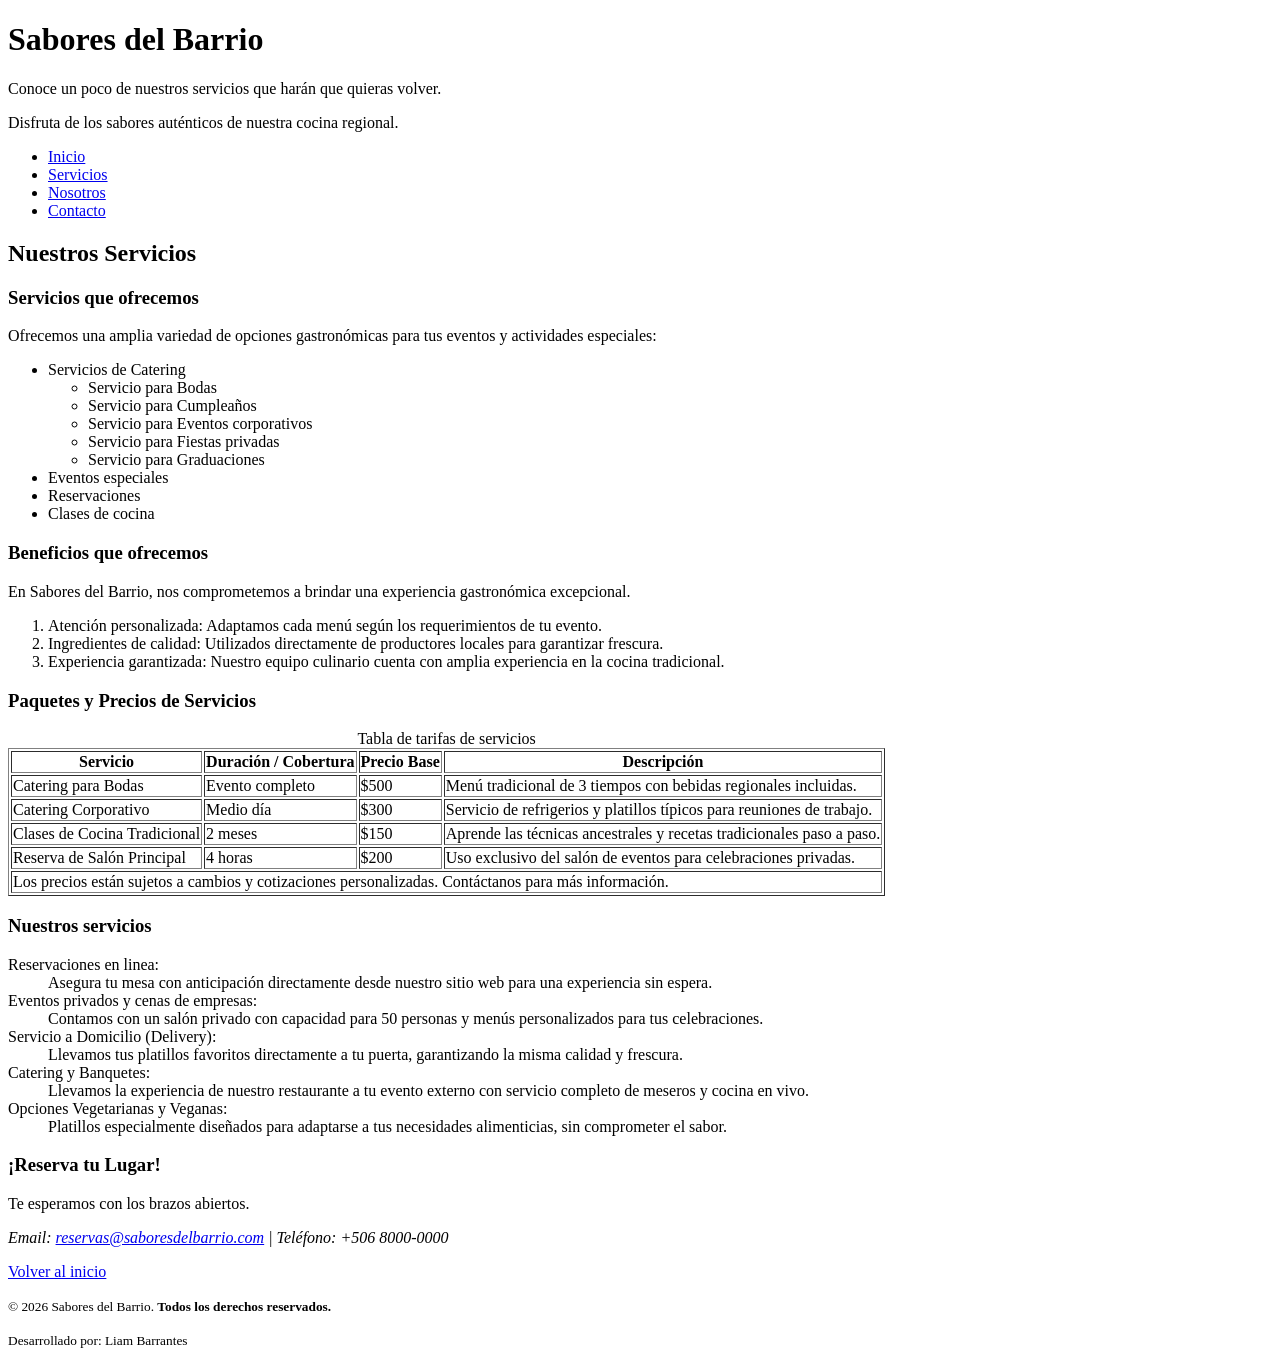
<file: ac1-html/Servicios.html>
<!DOCTYPE html>
<html lang="es">
<head>
    <meta charset="UTF-8">
    <meta name="viewport" content="width=device-width, initial-scale=1.0">
    <meta name="description" content="Conoce los servicios de catering, eventos y clases de cocina que ofrece Sabores del Barrio.">
    <meta name="keywords" content="Sabores del Barrio, servicios, catering, eventos, reservaciones, clases de cocina">
    <meta name="author" content="Liam Barrantes">

    <title>Servicios | Sabores del Barrio</title>
    <link rel="icon" href="recursos/favicon.png" type="image/png">
</head>

<body>
    <!-- Encabezado y navegación del sitio -->
    <header id="inicio">
        <h1>Sabores del Barrio</h1>
        <p>Conoce un poco de nuestros servicios que harán que quieras volver.</p>
        <p>Disfruta de los sabores auténticos de nuestra cocina regional.</p>
        <nav>
            <ul>
                <li><a href="index.html">Inicio</a></li>
                <li><a href="Servicios.html">Servicios</a></li>
                <li><a href="Nosotros.html">Nosotros</a></li>
                <li><a href="contacto.html">Contacto</a></li>
            </ul>
        </nav>
    </header>

    <!-- Contenido principal -->
    <main id="contenido">
        <article>
            <h2>Nuestros Servicios</h2>

            <section id="servicios-ofrecidos">
                <h3>Servicios que ofrecemos</h3>
                <p>Ofrecemos una amplia variedad de opciones gastronómicas para tus eventos y actividades especiales:</p>
                
                <!-- Lista anidada-->
                <ul>
                    <li>
                        Servicios de Catering
                        <ul>
                            <li>Servicio para Bodas</li>
                            <li>Servicio para Cumpleaños</li>
                            <li>Servicio para Eventos corporativos</li>
                            <li>Servicio para Fiestas privadas</li>
                            <li>Servicio para Graduaciones</li>
                        </ul>
                    </li>
                    <li>Eventos especiales</li>
                    <li>Reservaciones</li> 
                    <li>Clases de cocina</li>
                </ul>
            </section>

            <section id="beneficios">
                <h3>Beneficios que ofrecemos</h3>
                <p>En Sabores del Barrio, nos comprometemos a brindar una experiencia gastronómica excepcional.</p>
                <ol>
                    <li>Atención personalizada: Adaptamos cada menú según los requerimientos de tu evento.</li>
                    <li>Ingredientes de calidad: Utilizados directamente de productores locales para garantizar frescura.</li>
                    <li>Experiencia garantizada: Nuestro equipo culinario cuenta con amplia experiencia en la cocina tradicional.</li>
                </ol>
            </section>

            <!-- Sección de tabla de precios y paquetes -->
            <section id="paquetes">
                <h3>Paquetes y Precios de Servicios</h3>
                <table border="1"> 
                    <caption>Tabla de tarifas de servicios</caption>
                    <thead>
                        <tr>
                            <th scope="col">Servicio</th>
                            <th scope="col">Duración / Cobertura</th>
                            <th scope="col">Precio Base</th>
                            <th scope="col">Descripción</th>
                        </tr>
                    </thead>
                    <tbody>
                        <tr>
                            <td>Catering para Bodas</td>
                            <td>Evento completo</td>
                            <td>$500</td>
                            <td>Menú tradicional de 3 tiempos con bebidas regionales incluidas.</td>
                        </tr>
                        <tr>
                            <td>Catering Corporativo</td>
                            <td>Medio día</td>
                            <td>$300</td>
                            <td>Servicio de refrigerios y platillos típicos para reuniones de trabajo.</td>
                        </tr>
                        <tr>
                            <td>Clases de Cocina Tradicional</td>
                            <td>2 meses</td>
                            <td>$150</td>
                            <td>Aprende las técnicas ancestrales y recetas tradicionales paso a paso.</td>
                        </tr>
                        <tr>
                            <td>Reserva de Salón Principal</td>
                            <td>4 horas</td>
                            <td>$200</td>
                            <td>Uso exclusivo del salón de eventos para celebraciones privadas.</td>
                        </tr>
                    </tbody>
                    <tfoot>
                        <tr>
                            <td colspan="4">Los precios están sujetos a cambios y cotizaciones personalizadas. Contáctanos para más información.</td>
                        </tr>
                    </tfoot>
                </table>
            </section>
        </article>
    </main>

 <!--Lista descritiva-->
      <section id="Nuestros-servicios">
        <h3>Nuestros servicios</h3>
        <dl>
          <dt>Reservaciones en linea:</dt>
          <dd>Asegura tu mesa con anticipación directamente desde nuestro sitio web para una experiencia sin espera.</dd>

          <dt>Eventos privados y cenas de empresas:</dt>
          <dd>Contamos con un salón privado con capacidad para 50 personas y menús personalizados para tus celebraciones.</dd>

          <dt>Servicio a Domicilio (Delivery):</dt>
          <dd>Llevamos tus platillos favoritos directamente a tu puerta, garantizando la misma calidad y frescura.</dd>

          <dt>Catering y Banquetes:</dt>
          <dd>Llevamos la experiencia de nuestro restaurante a tu evento externo con servicio completo de meseros y cocina en vivo.</dd>

          <dt>Opciones Vegetarianas y Veganas:</dt>
          <dd>Platillos especialmente diseñados para adaptarse a tus necesidades alimenticias, sin comprometer el sabor.</dd>
        </dl>
      </section>

    <!-- Sección de reserva y contacto directo -->
    <aside id="reservas">
        <h3>¡Reserva tu Lugar!</h3>
        <p>Te esperamos con los brazos abiertos.</p>
        <address>
            <p>Email: <a href="mailto:reservas@saboresdelbarrio.com">reservas@saboresdelbarrio.com</a> | Teléfono: +506 8000-0000</p>
        </address>
    </aside>

    <p><a href="#inicio">Volver al inicio</a></p>

    <!-- Pie de página -->
    <footer>
        <p>
            <small>&copy; 2026 Sabores del Barrio. <strong>Todos los derechos reservados.</strong></small>
        </p>
        <p><small>Desarrollado por: Liam Barrantes</small></p>
    </footer>
</body>
</html>
</file>
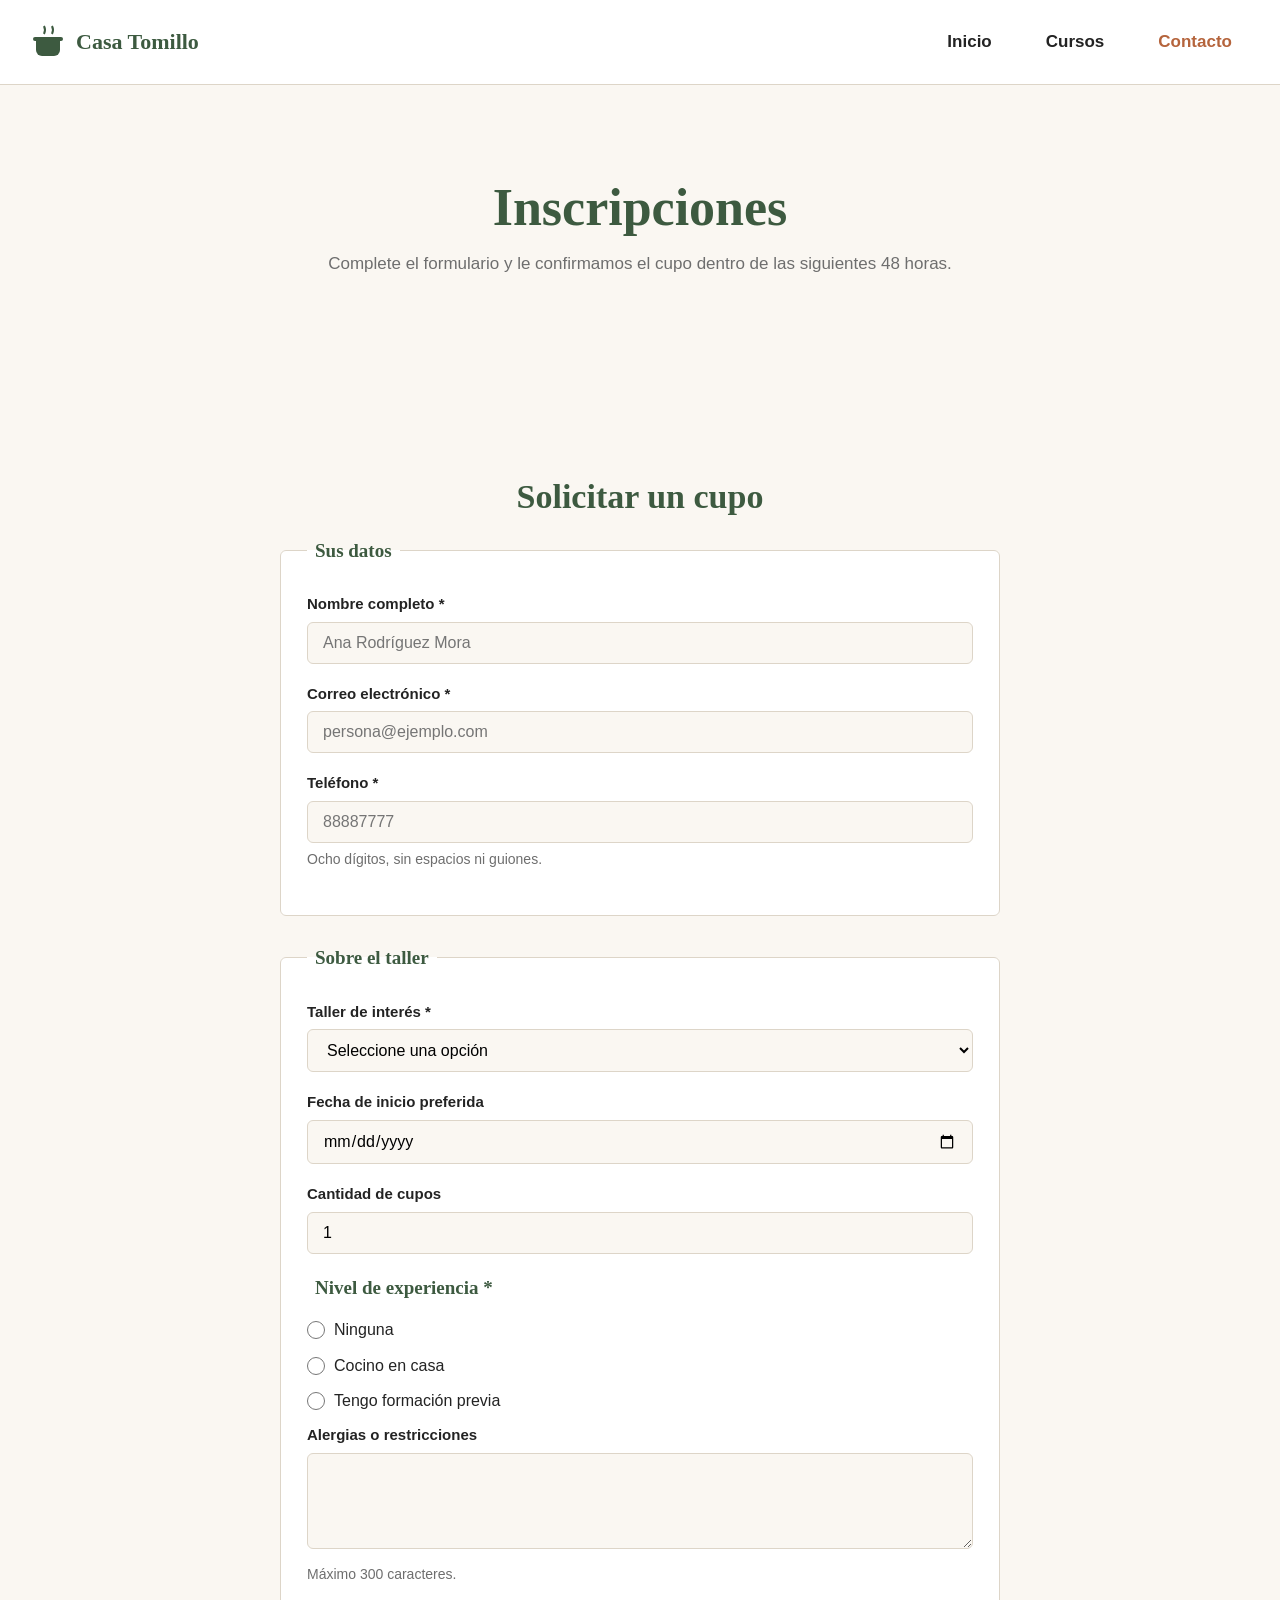
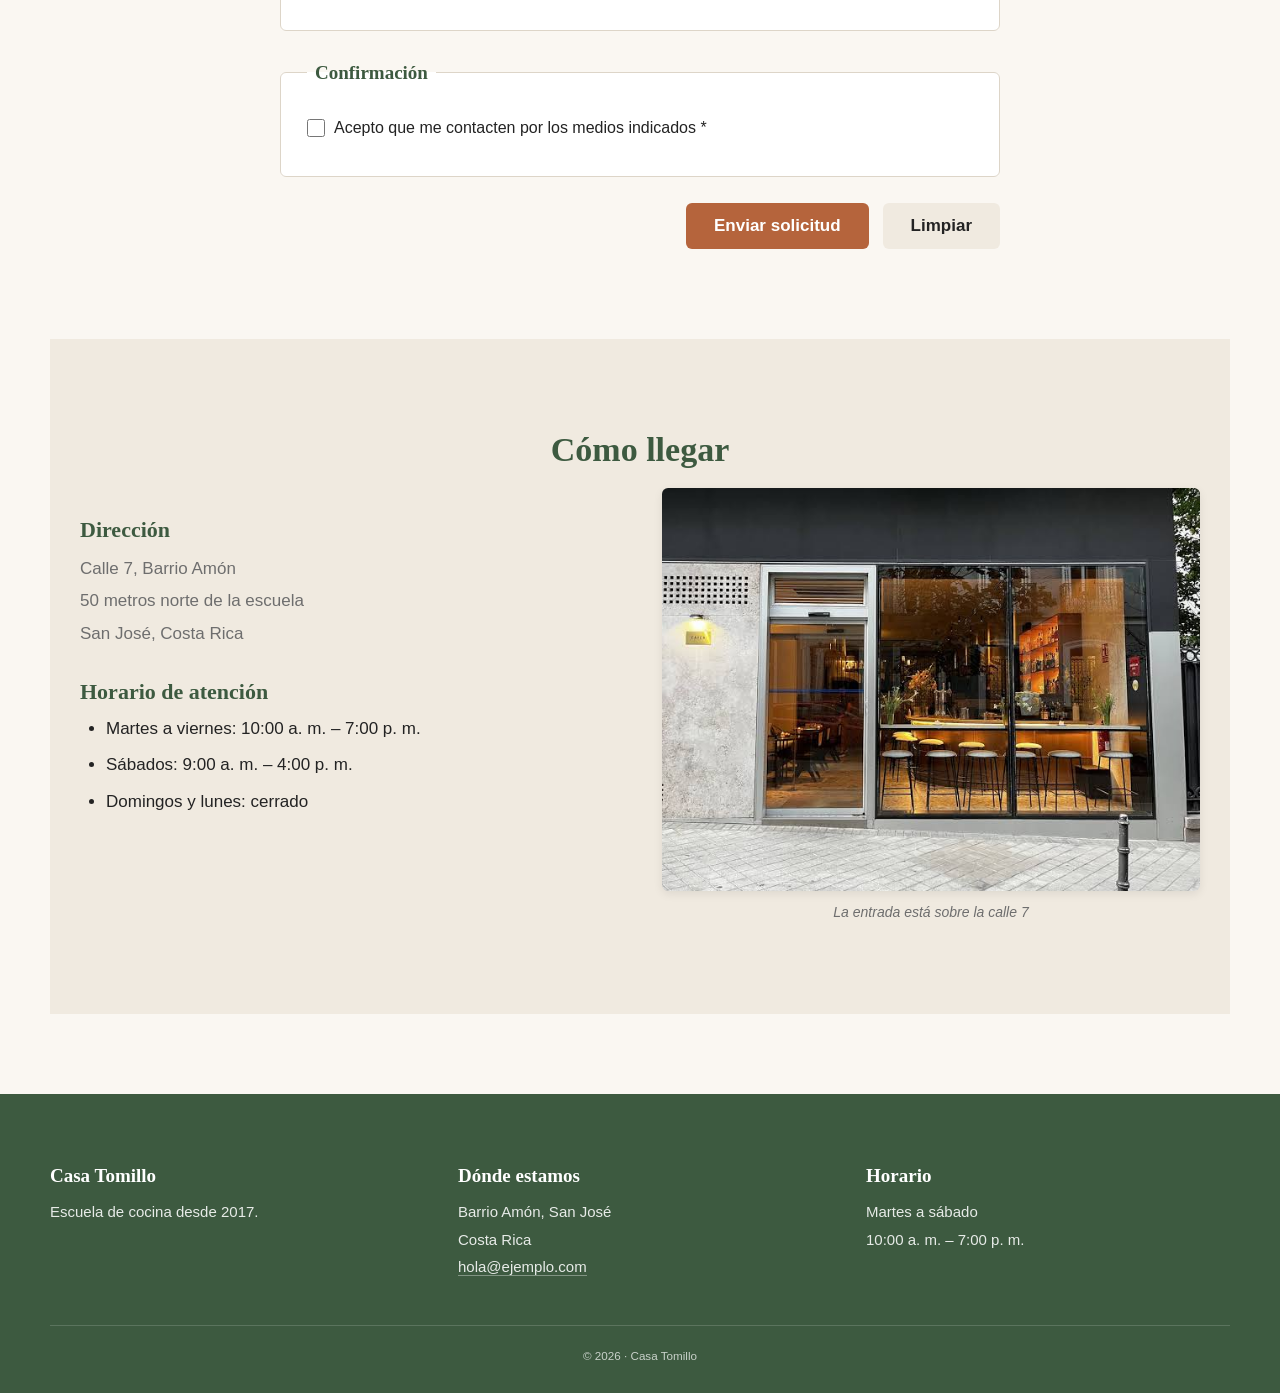
<file: ac3-resposive/contacto.html>
<!DOCTYPE html>
<html lang="es">

<head>
  <meta charset="UTF-8">
  <meta name="viewport" content="width=device-width, initial-scale=1.0">
  <meta name="author" content="Liam Barrantes Calvo">
  <meta name="description" content="Inscríbase en un taller de Casa Tomillo: formulario y datos de contacto.">
  <meta name="keywords" content="contacto, inscripción, talleres, cocina">

  <title>Contacto | Casa Tomillo</title>

  <link rel="icon" href="recursos/favicon.png" type="image/png">
  <link rel="stylesheet" href="css/estilos.css">
</head>

<body>

  <header id="cabecera" class="cabecera">

    <a href="index.html" class="marca">
      <svg class="marca-icono" width="36" height="36" viewBox="0 0 36 36"
           xmlns="http://www.w3.org/2000/svg" role="img"
           aria-label="Logo de Casa Tomillo: una olla con vapor">
        <path d="M6 16 h24 v10 a6 6 0 0 1 -6 6 h-12 a6 6 0 0 1 -6 -6 z" fill="currentColor"/>
        <rect x="3" y="13" width="30" height="4" rx="2" fill="currentColor"/>
        <path d="M14 10 q2 -4 0 -8" stroke="currentColor" stroke-width="2" fill="none"/>
        <path d="M22 10 q2 -4 0 -8" stroke="currentColor" stroke-width="2" fill="none"/>
      </svg>
      <span class="marca-texto">Casa Tomillo</span>
    </a>

    <input type="checkbox" id="menu-interruptor" class="menu-interruptor">

    <label for="menu-interruptor" class="boton-menu" aria-label="Abrir menú">
      <svg class="boton-menu-icono icono-abrir" width="26" height="26" viewBox="0 0 26 26"
           xmlns="http://www.w3.org/2000/svg" aria-hidden="true">
        <line x1="3" y1="6" x2="23" y2="6" stroke="currentColor" stroke-width="2.4" stroke-linecap="round"/>
        <line x1="3" y1="13" x2="23" y2="13" stroke="currentColor" stroke-width="2.4" stroke-linecap="round"/>
        <line x1="3" y1="20" x2="23" y2="20" stroke="currentColor" stroke-width="2.4" stroke-linecap="round"/>
      </svg>
    </label>

    <nav class="navegacion" aria-label="Navegación principal">
      <ul class="menu" id="menu-principal">
        <li><a href="index.html" class="menu-enlace">Inicio</a></li>
        <li><a href="cursos.html" class="menu-enlace">Cursos</a></li>
        <li><a href="contacto.html" class="menu-enlace activo">Contacto</a></li>
      </ul>
    </nav>

  </header>

  <main id="contenido">

    <section id="intro" class="pagina-encabezado">
      <h1 class="pagina-titulo">Inscripciones</h1>
      <p class="pagina-bajada">
        Complete el formulario y le confirmamos el cupo dentro de las
        siguientes 48 horas.
      </p>
    </section>

    <!-- ═══ EL FORMULARIO ═══ -->
    <section id="inscripcion" class="seccion">
      <h2 class="seccion-titulo">Solicitar un cupo</h2>

      <form action="#" method="post" class="formulario">

        <fieldset class="grupo">
          <legend class="grupo-titulo">Sus datos</legend>

          <p class="campo">
            <label for="nombre" class="campo-etiqueta">Nombre completo *</label>
            <input type="text" id="nombre" name="nombre" class="campo-entrada"
                   required minlength="3" maxlength="60"
                   placeholder="Ana Rodríguez Mora">
          </p>

          <p class="campo">
            <label for="correo" class="campo-etiqueta">Correo electrónico *</label>
            <input type="email" id="correo" name="correo" class="campo-entrada"
                   required placeholder="persona@ejemplo.com">
          </p>

          <p class="campo">
            <label for="telefono" class="campo-etiqueta">Teléfono *</label>
            <input type="tel" id="telefono" name="telefono" class="campo-entrada"
                   required pattern="[0-9]{8}"
                   title="Ocho dígitos, sin espacios ni guiones"
                   placeholder="88887777">
            <small class="campo-ayuda">Ocho dígitos, sin espacios ni guiones.</small>
          </p>
        </fieldset>

        <fieldset class="grupo">
          <legend class="grupo-titulo">Sobre el taller</legend>

          <p class="campo">
            <label for="taller" class="campo-etiqueta">Taller de interés *</label>
            <select id="taller" name="taller" class="campo-entrada" required>
              <option value="">Seleccione una opción</option>
              <option value="cocina">Cocina de la casa</option>
              <option value="panaderia">Panadería</option>
              <option value="reposteria">Repostería</option>
            </select>
          </p>

          <p class="campo">
            <label for="inicio" class="campo-etiqueta">Fecha de inicio preferida</label>
            <input type="date" id="inicio" name="inicio" class="campo-entrada">
          </p>

          <p class="campo">
            <label for="personas" class="campo-etiqueta">Cantidad de cupos</label>
            <input type="number" id="personas" name="personas" class="campo-entrada"
                   min="1" max="8" step="1" value="1">
          </p>

          <fieldset class="grupo-opciones">
            <legend class="grupo-titulo">Nivel de experiencia *</legend>
            <p class="opcion">
              <input type="radio" id="ninguna" name="nivel" value="ninguna"
                     class="opcion-marca" required>
              <label for="ninguna" class="opcion-etiqueta">Ninguna</label>
            </p>
            <p class="opcion">
              <input type="radio" id="basica" name="nivel" value="basica" class="opcion-marca">
              <label for="basica" class="opcion-etiqueta">Cocino en casa</label>
            </p>
            <p class="opcion">
              <input type="radio" id="avanzada" name="nivel" value="avanzada" class="opcion-marca">
              <label for="avanzada" class="opcion-etiqueta">Tengo formación previa</label>
            </p>
          </fieldset>

          <p class="campo">
            <label for="alergias" class="campo-etiqueta">Alergias o restricciones</label>
            <textarea id="alergias" name="alergias" class="campo-entrada"
                      rows="4" maxlength="300"></textarea>
            <small class="campo-ayuda">Máximo 300 caracteres.</small>
          </p>
        </fieldset>

        <fieldset class="grupo">
          <legend class="grupo-titulo">Confirmación</legend>
          <p class="opcion">
            <input type="checkbox" id="acepto" name="acepto" class="opcion-marca" required>
            <label for="acepto" class="opcion-etiqueta">
              Acepto que me contacten por los medios indicados *
            </label>
          </p>
        </fieldset>

        <p class="fila-botones">
          <button type="submit" class="boton boton-principal">Enviar solicitud</button>
          <button type="reset" class="boton boton-secundario">Limpiar</button>
        </p>

      </form>
    </section>

    <!-- ═══ UBICACIÓN ═══ -->
    <section id="ubicacion" class="seccion seccion-alterna">
      <h2 class="seccion-titulo">Cómo llegar</h2>

      <div class="dos-columnas">

        <div class="columna">
          <h3 class="subtitulo">Dirección</h3>
          <address class="direccion">
            Calle 7, Barrio Amón<br>
            50 metros norte de la escuela<br>
            San José, Costa Rica
          </address>

          <h3 class="subtitulo">Horario de atención</h3>
          <ul class="lista-horario">
            <li>Martes a viernes: 10:00 a. m. – 7:00 p. m.</li>
            <li>Sábados: 9:00 a. m. – 4:00 p. m.</li>
            <li>Domingos y lunes: cerrado</li>
          </ul>
        </div>

        <figure class="columna-figura">
          <img src="recursos/fachada.jpg"
               alt="Fachada de la escuela con su rótulo de madera"
               width="1200" height="400">
          <figcaption class="figura-pie">La entrada está sobre la calle 7</figcaption>
        </figure>

      </div>
    </section>

  </main>

  <footer id="pie" class="pie">
    <div class="pie-columnas">

      <div class="pie-bloque">
        <h2 class="pie-titulo">Casa Tomillo</h2>
        <p class="pie-texto">Escuela de cocina desde 2017.</p>
      </div>

      <div class="pie-bloque">
        <h2 class="pie-titulo">Dónde estamos</h2>
        <address class="pie-datos">
          Barrio Amón, San José<br>
          Costa Rica<br>
          <a href="mailto:hola@ejemplo.com" class="pie-enlace">hola@ejemplo.com</a>
        </address>
      </div>

      <div class="pie-bloque">
        <h2 class="pie-titulo">Horario</h2>
        <p class="pie-texto">
          Martes a sábado<br>
          10:00 a. m. – 7:00 p. m.
        </p>
      </div>

    </div>

    <p class="pie-creditos"><small>&copy; 2026 · Casa Tomillo</small></p>
  </footer>

</body>

</html>
</file>
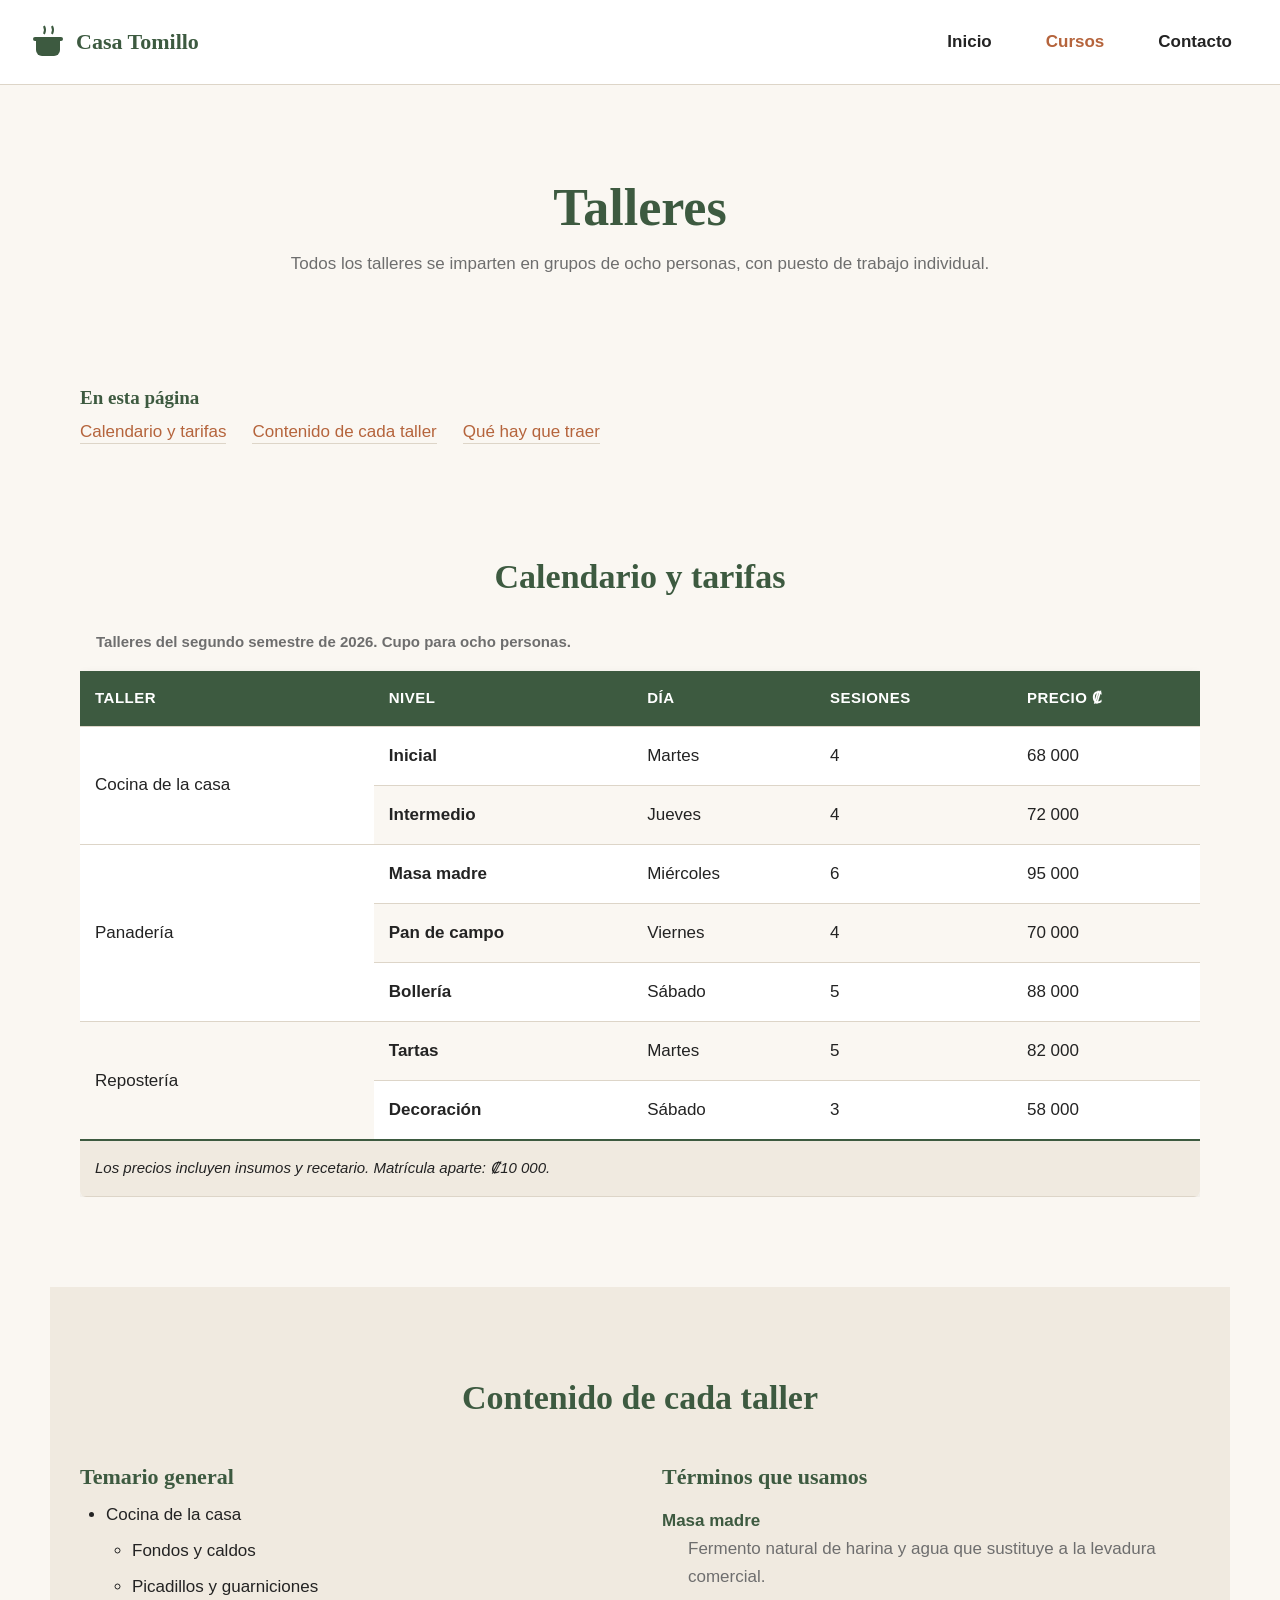
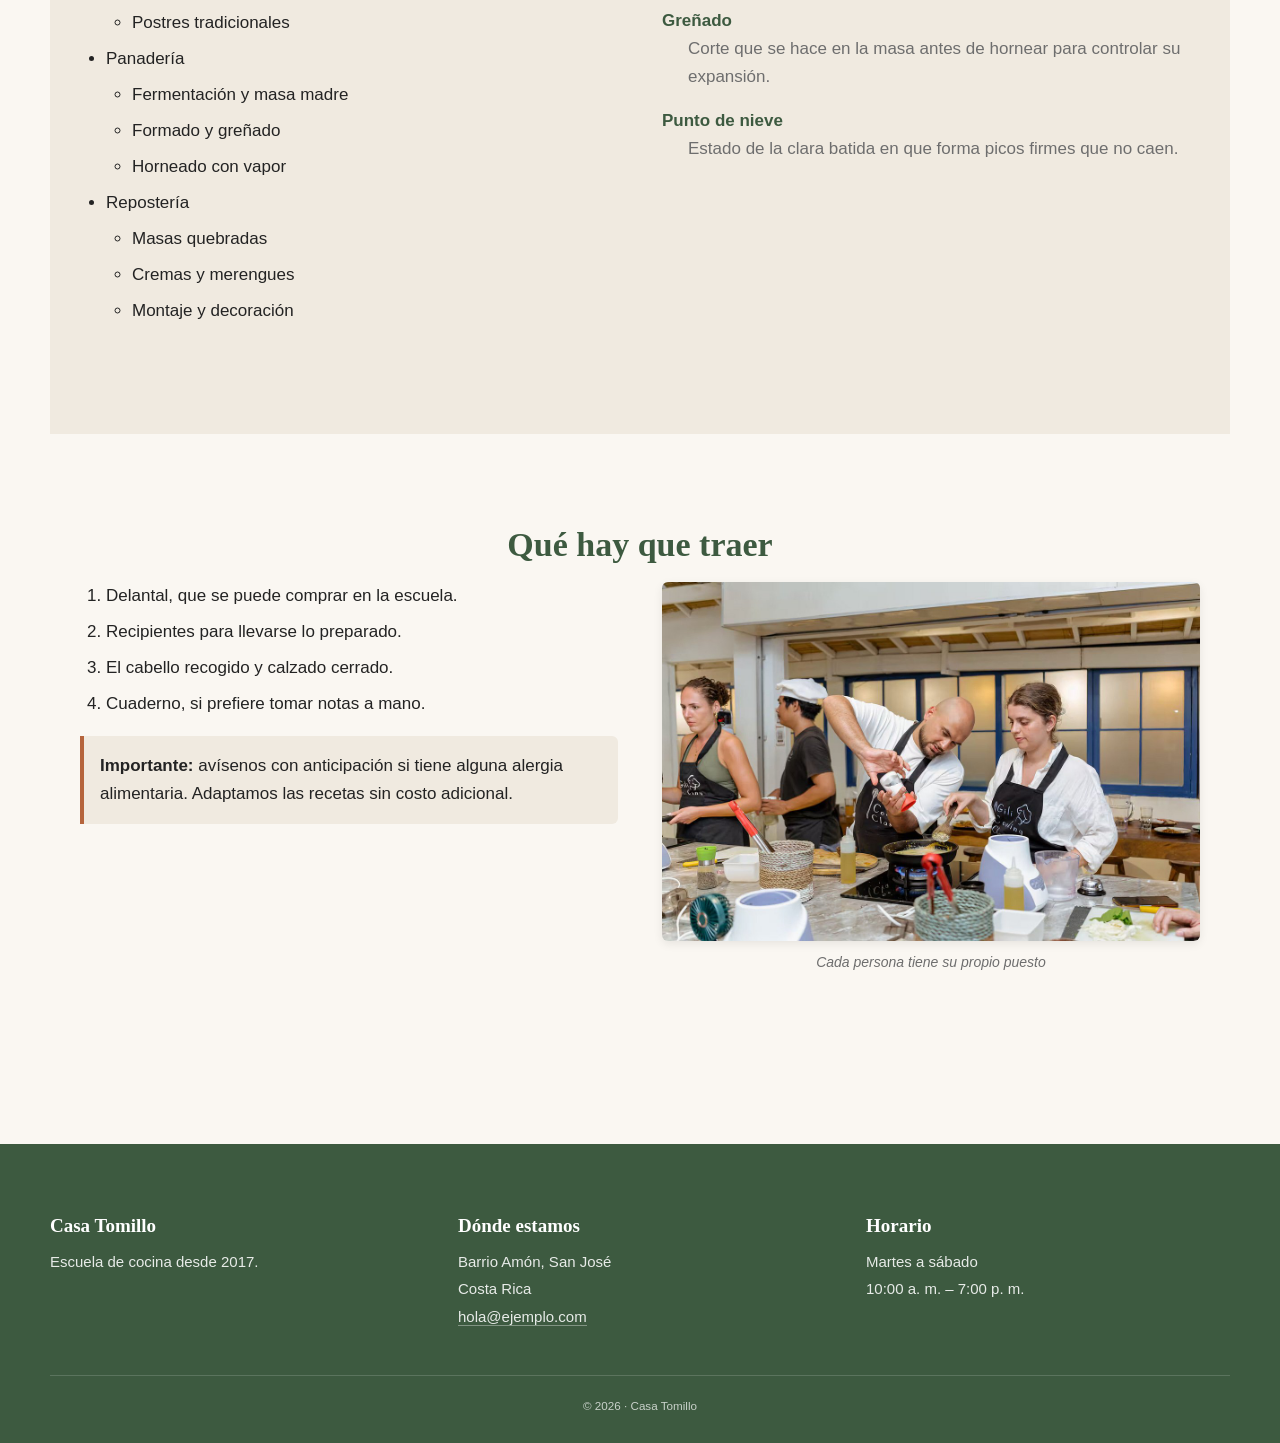
<file: ac3-resposive/cursos.html>
<!DOCTYPE html>
<html lang="es">

<head>
  <meta charset="UTF-8">
  <meta name="viewport" content="width=device-width, initial-scale=1.0">
  <meta name="author" content="Liam Barrantes Calvo">
  <meta name="description" content="Talleres de cocina, panadería y repostería: contenidos, horarios y tarifas.">
  <meta name="keywords" content="talleres, cursos, cocina, panadería, repostería">

  <title>Cursos | Casa Tomillo</title>

  <link rel="icon" href="recursos/favicon.png" type="image/png">
  <link rel="stylesheet" href="css/estilos.css">
</head>

<body>

  <header id="cabecera" class="cabecera">

    <a href="index.html" class="marca">
      <svg class="marca-icono" width="36" height="36" viewBox="0 0 36 36"
           xmlns="http://www.w3.org/2000/svg" role="img"
           aria-label="Logo de Casa Tomillo: una olla con vapor">
        <path d="M6 16 h24 v10 a6 6 0 0 1 -6 6 h-12 a6 6 0 0 1 -6 -6 z" fill="currentColor"/>
        <rect x="3" y="13" width="30" height="4" rx="2" fill="currentColor"/>
        <path d="M14 10 q2 -4 0 -8" stroke="currentColor" stroke-width="2" fill="none"/>
        <path d="M22 10 q2 -4 0 -8" stroke="currentColor" stroke-width="2" fill="none"/>
      </svg>
      <span class="marca-texto">Casa Tomillo</span>
    </a>

    <input type="checkbox" id="menu-interruptor" class="menu-interruptor">

    <label for="menu-interruptor" class="boton-menu" aria-label="Abrir menú">
      <svg class="boton-menu-icono icono-abrir" width="26" height="26" viewBox="0 0 26 26"
           xmlns="http://www.w3.org/2000/svg" aria-hidden="true">
        <line x1="3" y1="6" x2="23" y2="6" stroke="currentColor" stroke-width="2.4" stroke-linecap="round"/>
        <line x1="3" y1="13" x2="23" y2="13" stroke="currentColor" stroke-width="2.4" stroke-linecap="round"/>
        <line x1="3" y1="20" x2="23" y2="20" stroke="currentColor" stroke-width="2.4" stroke-linecap="round"/>
      </svg>
    </label>

    <nav class="navegacion" aria-label="Navegación principal">
      <ul class="menu" id="menu-principal">
        <li><a href="index.html" class="menu-enlace">Inicio</a></li>
        <li><a href="cursos.html" class="menu-enlace activo">Cursos</a></li>
        <li><a href="contacto.html" class="menu-enlace">Contacto</a></li>
      </ul>
    </nav>

  </header>

  <main id="contenido">

    <section id="intro" class="pagina-encabezado">
      <h1 class="pagina-titulo">Talleres</h1>
      <p class="pagina-bajada">
        Todos los talleres se imparten en grupos de ocho personas, con puesto
        de trabajo individual.
      </p>
    </section>

    <!-- ═══ ÍNDICE INTERNO ═══ -->
    <nav class="indice" aria-label="Contenido de la página">
      <h2 class="indice-titulo">En esta página</h2>
      <ul class="indice-lista">
        <li><a href="#calendario">Calendario y tarifas</a></li>
        <li><a href="#contenidos">Contenido de cada taller</a></li>
        <li><a href="#requisitos">Qué hay que traer</a></li>
      </ul>
    </nav>

    <!-- ═══ LA TABLA ═══ -->
    <section id="calendario" class="seccion">
      <h2 class="seccion-titulo">Calendario y tarifas</h2>

      <div class="tabla-envoltorio">
      <table class="tabla">
        <caption class="tabla-titulo">
          Talleres del segundo semestre de 2026. Cupo para ocho personas.
        </caption>

        <thead>
          <tr>
            <th scope="col">Taller</th>
            <th scope="col">Nivel</th>
            <th scope="col">Día</th>
            <th scope="col">Sesiones</th>
            <th scope="col">Precio ₡</th>
          </tr>
        </thead>

        <tbody>
          <tr>
            <td rowspan="2">Cocina de la casa</td>
            <th scope="row">Inicial</th>
            <td>Martes</td>
            <td>4</td>
            <td>68 000</td>
          </tr>
          <tr>
            <th scope="row">Intermedio</th>
            <td>Jueves</td>
            <td>4</td>
            <td>72 000</td>
          </tr>

          <tr>
            <td rowspan="3">Panadería</td>
            <th scope="row">Masa madre</th>
            <td>Miércoles</td>
            <td>6</td>
            <td>95 000</td>
          </tr>
          <tr>
            <th scope="row">Pan de campo</th>
            <td>Viernes</td>
            <td>4</td>
            <td>70 000</td>
          </tr>
          <tr>
            <th scope="row">Bollería</th>
            <td>Sábado</td>
            <td>5</td>
            <td>88 000</td>
          </tr>

          <tr>
            <td rowspan="2">Repostería</td>
            <th scope="row">Tartas</th>
            <td>Martes</td>
            <td>5</td>
            <td>82 000</td>
          </tr>
          <tr>
            <th scope="row">Decoración</th>
            <td>Sábado</td>
            <td>3</td>
            <td>58 000</td>
          </tr>
        </tbody>

        <tfoot>
          <tr>
            <td colspan="5">
              Los precios incluyen insumos y recetario. Matrícula aparte: ₡10 000.
            </td>
          </tr>
        </tfoot>
      </table>
      </div>
    </section>

    <!-- ═══ LISTAS ═══ -->
    <section id="contenidos" class="seccion seccion-alterna">
      <h2 class="seccion-titulo">Contenido de cada taller</h2>

      <div class="dos-columnas">

        <div class="columna">
          <h3 class="subtitulo">Temario general</h3>
          <ul class="lista-temario">
            <li>Cocina de la casa
              <ul>
                <li>Fondos y caldos</li>
                <li>Picadillos y guarniciones</li>
                <li>Postres tradicionales</li>
              </ul>
            </li>
            <li>Panadería
              <ul>
                <li>Fermentación y masa madre</li>
                <li>Formado y greñado</li>
                <li>Horneado con vapor</li>
              </ul>
            </li>
            <li>Repostería
              <ul>
                <li>Masas quebradas</li>
                <li>Cremas y merengues</li>
                <li>Montaje y decoración</li>
              </ul>
            </li>
          </ul>
        </div>

        <div class="columna">
          <h3 class="subtitulo">Términos que usamos</h3>
          <dl class="glosario">
            <dt class="glosario-termino">Masa madre</dt>
            <dd class="glosario-definicion">
              Fermento natural de harina y agua que sustituye a la levadura comercial.
            </dd>

            <dt class="glosario-termino">Greñado</dt>
            <dd class="glosario-definicion">
              Corte que se hace en la masa antes de hornear para controlar su expansión.
            </dd>

            <dt class="glosario-termino">Punto de nieve</dt>
            <dd class="glosario-definicion">
              Estado de la clara batida en que forma picos firmes que no caen.
            </dd>
          </dl>
        </div>

      </div>
    </section>

    <!-- ═══ REQUISITOS ═══ -->
    <section id="requisitos" class="seccion">
      <h2 class="seccion-titulo">Qué hay que traer</h2>

      <div class="dos-columnas">

        <div class="columna">
          <ol class="lista-requisitos">
            <li>Delantal, que se puede comprar en la escuela.</li>
            <li>Recipientes para llevarse lo preparado.</li>
            <li>El cabello recogido y calzado cerrado.</li>
            <li>Cuaderno, si prefiere tomar notas a mano.</li>
          </ol>

          <p class="aviso-taller">
            <strong>Importante:</strong> avísenos con anticipación si tiene
            alguna alergia alimentaria. Adaptamos las recetas sin costo adicional.
          </p>
        </div>

        <figure class="columna-figura">
          <img src="recursos/taller-5.jpg"
               alt="Puesto de trabajo individual con utensilios ordenados"
               width="1200" height="400">
          <figcaption class="figura-pie">Cada persona tiene su propio puesto</figcaption>
        </figure>

      </div>
    </section>

  </main>

  <footer id="pie" class="pie">
    <div class="pie-columnas">

      <div class="pie-bloque">
        <h2 class="pie-titulo">Casa Tomillo</h2>
        <p class="pie-texto">Escuela de cocina desde 2017.</p>
      </div>

      <div class="pie-bloque">
        <h2 class="pie-titulo">Dónde estamos</h2>
        <address class="pie-datos">
          Barrio Amón, San José<br>
          Costa Rica<br>
          <a href="mailto:hola@ejemplo.com" class="pie-enlace">hola@ejemplo.com</a>
        </address>
      </div>

      <div class="pie-bloque">
        <h2 class="pie-titulo">Horario</h2>
        <p class="pie-texto">
          Martes a sábado<br>
          10:00 a. m. – 7:00 p. m.
        </p>
      </div>

    </div>

    <p class="pie-creditos"><small>&copy; 2026 · Casa Tomillo</small></p>
  </footer>

</body>

</html>
</file>
<file: ac1-css/css/estilos.css>
html {
    font-size: 100%;
    scroll-behavior: smooth;
}

* {
    margin: 0;
    padding: 0;
    box-sizing: border-box;
}

body {
    font-size: 1rem;
    line-height: 1.6;
    font-family: 'Times New Roman', 'Arial',  sans-serif;
    color: #32292f;
    background-color: #f0f7f4;
    padding-top: 170px;
}

.cabecera{
    max-width: 1200px;
    margin: 0 auto;
    padding: 25px;
}

/* --- ENCABEZADOS Y TEXTO --- */
h1 {
    font-size: 2.8rem;
    font-weight: 800;
    color: #99e1d9;
    text-align: center;
    letter-spacing: -0.5px;
}

h2, h3 {
    color:#705d56;
    margin-bottom: 12px;
    font-weight: 700;
    letter-spacing: -0.3px;
}

h2 { font-size: 2.1rem; }
h3 { font-size: 1.5rem; }

p {
    font-size: 1rem;
    font-weight: 400;
    margin-bottom: 16px;
}

main p {
    max-width: 70ch;
}

main a {
    color: #2d6a4f;
    text-decoration: none;
    font-weight: 600;
    position: relative;
    padding-bottom: 2px;
    transition: color 0.3s ease;
}

/* Efecto de línea animada debajo de los enlaces */
main a::after {
    content: '';
    position: absolute;
    width: 0%;
    height: 2px;
    bottom: 0;
    left: 0;
    background-color: #52b788;
    transition: width 0.3s cubic-bezier(0.4, 0, 0.2, 1);
    border-radius: 2px;
}

main a:hover {
    color: #1b4332;
}

main a:hover::after {
    width: 100%;
}

blockquote {
    font-style: italic;
    color: #385e49;
    background: linear-gradient(135deg, #e8f5e9 0%, #f1f8f3 100%);
    border-left: 5px solid #52b788;
    padding: 16px 20px;
    border-radius: 0 12px 12px 0;
    box-shadow: 0 4px 15px rgba(45, 106, 79, 0.05);
    margin: 24px 0;
}

/* --- HEADER Y MENÚ FLOTANTE --- */
#cabecera {
    display: flex;
    justify-content: space-between;
    align-items: center;
    position: fixed;
    top: 0;
    left: 0;
    width: 100%;
    background-color:#708483;
    background-size: cover;
    background-position: center;
    padding: 16px 35px;
    z-index: 100;
    box-shadow: 0 10px 30px rgba(0, 0, 0, 0.2);
}

.marca{
    padding: 18px 28px;
}

header nav ul {
    list-style-type: none;
    display: flex;
    gap: 12px;
}
 
/* Botones del menú de navegación */
header nav a {
    text-transform: uppercase;
    letter-spacing: 1px;
    font-size: 0.85rem;
    font-weight: 700;
    text-decoration: none;
    padding: 5px;
    color: #ffffff;
    border-radius: 30px;
    background: rgba(255, 255, 255, 0.08);
    border: 1px solid rgba(255, 255, 255, 0.15);
    transition: all 0.3s cubic-bezier(0.4, 0, 0.2, 1);
}
/*hover del menu*/

header nav a:hover {
    color: #1b4332;
    background-color: #74c69d;
    border-color: #74c69d;
    transform: translateY(-3px);
    box-shadow: 0 6px 20px rgba(116, 198, 157, 0.4);
}

/*Nav secundario*/
#indice{
    list-style-type: none;
    display: flex;
    gap: 12px;
    text-align: center;

 nav a {
    text-transform: uppercase;
    letter-spacing: 1px;
    font-size: 0.85rem;
    font-weight: 700;
    text-decoration: none;
    padding: 5px;
    color: #ffffff;
    border: radius 30px;
    background: rgba(255, 255, 255, 0.08);
    border: 1px solid rgba(255, 255, 255, 0.15);
    transition: all 0.3s cubic-bezier(0.4, 0, 0.2, 1);
}

 nav a:hover {/*hover del menu*/
    color: #1b4332;
    background-color: #74c69d;
    border-color: #74c69d;
    transform: translateY(-3px);
    box-shadow: 0 6px 20px rgba(116, 198, 157, 0.4);

 }
}
/* --- EFECTOS DE BOTONES PRINCIPALES --- */
.boton, .boton-secundario {
    position: relative;
    display: inline-flex;
    align-items: center;
    justify-content: center;
    background: linear-gradient(135deg, #2d6a4f 0%, #1b4332 100%);
    color: #ffffff;
    padding: 14px 28px;
    border: none;
    border-radius: 12px;
    font-family: inherit;
    font-size: 1rem;
    font-weight: 700;
    cursor: pointer;
    overflow: hidden;
    z-index: 1;
    box-shadow: 0 6px 18px rgba(45, 106, 79, 0.25);
    transition: all 0.3s cubic-bezier(0.4, 0, 0.2, 1);
}



.boton:hover::before, .boton-secundario:hover::before {
    left: 100%;
}

.boton:hover {
    transform: translateY(-4px) scale(1.02);
    box-shadow: 0 12px 25px rgba(45, 106, 79, 0.4);
    background: linear-gradient(135deg, #40916c 0%, #2d6a4f 100%);
}

.boton:active {
    transform: translateY(-1px) scale(0.99);
    box-shadow: 0 4px 12px rgba(45, 106, 79, 0.3);
}

.boton:focus {
    outline: none;
    box-shadow: 0 0 0 4px rgba(82, 183, 136, 0.4);
}

/* Variante botón secundario (Estilo Terracota/Tierra) */
.boton-secundario {
    background: linear-gradient(135deg, #e07a5f 0%, #d8572a 100%);
    box-shadow: 0 6px 18px rgba(224, 122, 95, 0.25);
}

.boton-secundario:hover {
    background: linear-gradient(135deg, #f48c06 0%, #e07a5f 100%);
    box-shadow: 0 12px 25px rgba(224, 122, 95, 0.4);
}

/* --- TARJETAS E INTERACTIVIDAD --- */
.tarjeta {
    background-color: #ffffff;
    padding: 24px;
    border-radius: 16px;
    border: 1px solid rgba(45, 106, 79, 0.08);
    box-shadow: 0 8px 24px rgba(0, 0, 0, 0.04);
    transition: all 0.4s cubic-bezier(0.165, 0.84, 0.44, 1);
    animation: aparecer 0.8s ease-out;
}

.tarjeta:hover {
    transform: translateY(-8px);
    box-shadow: 0 18px 38px rgba(45, 106, 79, 0.12);
    border-color: rgba(82, 183, 136, 0.3);
}


/* --- FORMULARIOS ESTILIZADOS --- */
fieldset {
    
    padding: 24px;
    margin-bottom: 24px;
    border: 2px solid #d8f3dc;
    border-radius: 16px;
    background-color: #ffffff;
    box-shadow: 0 4px 20px rgba(0, 0, 0, 0.02);
}

legend {
    padding: 4px 14px;
    font-weight: 700;
    color: #1b4332;
    background-color: #d8f3dc;
    border-radius: 20px;
    font-size: 0.95rem;
}

form label {
    display: block;
    margin-bottom: 8px;
    font-weight: 600;
    color: #2d6a4f;
}

form input[type="text"],
form input[type="email"],
form input[type="password"],
form input[type="tel"],
form input[type="number"],
form input[type="date"],
form select,
form textarea {
    width: 100%;
    padding: 12px 16px;
    border: 2px solid #e2e8f0;
    border-radius: 10px;
    margin-bottom: 16px;
    font-size: 1rem;
    font-family: inherit;
    background-color: #fcfdfe;
    transition: all 0.3s ease;
}

/* Animación del foco en los campos */
form input:focus,
form select:focus,
form textarea:focus {
    outline: none;
    border-color: #52b788;
    background-color: #ffffff;
    box-shadow: 0 0 0 4px rgba(82, 183, 136, 0.18);
    transform: translateY(-2px);
}

/* Validación suave con color */
form input:invalid:not(:placeholder-shown) {
    border-color: #e63946;
    box-shadow: 0 0 0 3px rgba(230, 57, 70, 0.12);
}

form input:valid:not(:placeholder-shown) {
    border-color: #2a9d8f;
    box-shadow: 0 0 0 3px rgba(42, 157, 143, 0.12);
}

/* --- TABLAS MODERNAS --- */
table {
    border-collapse: separate;
    border-spacing: 0;
    width: 100%;
    margin-bottom: 24px;
    border-radius: 12px;
    overflow: hidden;
    box-shadow: 0 4px 15px rgba(0, 0, 0, 0.04);
}

th, td {
    padding: 14px 18px;
    text-align: left;
}

thead th {
    background-color: #668584;
    color: white;
    font-size: 0.9rem;
    text-transform: uppercase;
    letter-spacing: 1px;
}

tbody tr {
    background-color: #ffffff;
    transition: background-color 0.2s ease;
}

tbody tr:nth-child(even) {
    background-color: #f7faf7;
}

tbody tr:hover {
    background-color: #e8f5e9;
}

/* --- FOOTER --- */
footer {
    background-color: #80b3af;
    padding: 32px;
    margin-top: 40px;
    border-radius: 20px 20px 0 0;
    display: flex;
    justify-content: space-between;
    align-items: center;
    gap: 20px;
}

/* --- ANIMACIONES KEYFRAMES --- */
@keyframes aparecer {
    from {
        opacity: 0;
        transform: translateY(25px);
    }
    to {
        opacity: 1;
        transform: translateY(0);
    }
}

@keyframes pulsoSuave {
    0%, 100% {
        transform: scale(1);
        box-shadow: 0 4px 12px rgba(197, 90, 17, 0.35);
    }
    50% {
        transform: scale(1.06);
        box-shadow: 0 8px 20px rgba(197, 90, 17, 0.5);
    }
}

/*Listas de horario.html*/
main ul, main ol{
    padding-left: 24px;
    margin-bottom: 16px;
}

main li{
    margin-bottom: 6px;
}

/*La lista descriptiva*/
.glosario dt{
    font-weight: 700;
    margin-top: 12px;
}

.glosario dd{
    margin-left: 20px;
    margin-bottom: 8px;
}
</file>
<file: ac3-resposive/css/estilos.css>
/* ═══════════════════════════════════════════════════════════════════════
   CASA TOMILLO · HOJA DE ESTILOS
   Escuela de cocina · San José, Costa Rica

   Esta hoja produce un sitio que se ve correctamente en un monitor de
   escritorio. Fue escrita antes de que el proyecto contemplara el uso
   desde teléfonos.
   ═══════════════════════════════════════════════════════════════════════ */

/* ─── RESET ──────────────────────────────────────────────────────────── */
* {
  margin: 0;
  padding: 0;
  box-sizing: border-box;
}

html {
  font-size: 62.5%;
}


/* ─── VARIABLES ──────────────────────────────────────────────────────── */
:root {
  --verde:        #3D5A40;
  --verde-oscuro: #2A3F2C;
  --terracota:    #B5643C;
  --terracota-os: #94502F;
  --tinta:        #232323;
  --suave:        #6E6E6E;
  --crema:        #FAF7F2;
  --crema-alt:    #F0EAE0;
  --linea:        #DDD5C8;
  --blanco:       #FFFFFF;

  --fuente-titulo: Georgia, 'Times New Roman', serif;
  --fuente-texto:  'Segoe UI', Arial, sans-serif;

  --radio:  6px;
  --sombra: 0 3px 10px rgba(0, 0, 0, 0.08);
  --sombra-alta: 0 8px 20px rgba(0, 0, 0, 0.14);
}


/* ─── BASE ────────────────────────── */
body {
  font-family: var(--fuente-texto);
  font-size: 16px;
  line-height: 1.65;
  color: var(--tinta);
  background-color: var(--crema);
}

h1, h2, h3 {
  font-family: var(--fuente-titulo);
  line-height: 1.25;
  color: var(--verde);
}

h1 { font-size: 32px; }
h2 { font-size: 24px; }
h3 { font-size: 19px; }

p { margin-bottom: 18px; }

a {
  color: var(--terracota);
  text-decoration: none;
}

img {
  display: block;
  max-width: 100%;
  height: auto;
}


/* ─── CONTENEDORES ───────────────────────────────────────────────────── */
.seccion {
  max-width: 1180px;
  margin-left: auto;
  margin-right: auto;
  padding: 44px 18px;
}

.seccion-alterna {
  background-color: var(--crema-alt);
  width: 100%;
}

.seccion-alterna > * {
  max-width: 1180px;
  margin-left: auto;
  margin-right: auto;
}

.seccion-titulo {
  text-align: center;
  margin-bottom: 16px;
}

.seccion-entrada {
  max-width: 100%;
  margin-left: auto;
  margin-right: auto;
  margin-bottom: 44px;
  text-align: center;
  color: var(--suave);
}

.pagina-encabezado {
  max-width: 1180px;
  margin: 0 auto;
  padding: 44px 18px;
  text-align: center;
}

.pagina-titulo   { margin-bottom: 10px; }
.pagina-bajada   { color: var(--suave); font-size: 17px; }
.subtitulo       { margin-top: 28px; margin-bottom: 10px; }


/* ─── CABECERA Y MENÚ HAMBURGUESA ────────────────────────────── */
.cabecera {
  position: relative;
  display: flex;
  justify-content: space-between;
  align-items: center;
  flex-wrap: wrap;
  gap: 12px;
  max-width: 100%;
  margin: 0 auto;
  padding: 14px 20px;
  background-color: var(--blanco);
  border-bottom: 1px solid var(--linea);
}

.marca {
  display: flex;
  align-items: center;
  gap: 10px;
  color: var(--verde);
}

.marca-icono { color: var(--verde); }

.marca-texto {
  font-family: var(--fuente-titulo);
  font-size: 22px;
  font-weight: 700;
}

.menu-interruptor {
  position: absolute;
  opacity: 0;
  width: 1px;
  height: 1px;
  overflow: hidden;
}

.boton-menu {
  display: flex;
  align-items: center;
  justify-content: center;
  width: 52px;
  height: 52px;
  padding: 0;
  border: none;
  border-radius: var(--radio);
  background-color: transparent;
  color: var(--verde);
  cursor: pointer;
}

.boton-menu:hover { background-color: var(--crema-alt); }

.menu-interruptor:focus-visible + .boton-menu {
  outline: 2px solid var(--terracota);
  outline-offset: 2px;
}

.icono-cerrar { display: none; }

.menu-interruptor:checked ~ .boton-menu .icono-abrir  { display: none; }
.menu-interruptor:checked ~ .boton-menu .icono-cerrar { display: block; }

.navegacion {
  width: 100%;
}

.menu {
  display: none;
  position: absolute;
  top: 100%;
  left: 0;
  right: 0;
  flex-direction: column;
  gap: 2px;
  background-color: var(--blanco);
  border: 1px solid var(--linea);
  border-top: none;
  border-radius: 0 0 var(--radio) var(--radio);
  box-shadow: var(--sombra);
  padding: 10px;
  z-index: 20;
  list-style: none;
}

.menu-interruptor:checked ~ .navegacion .menu { display: flex; }

.menu-enlace {
  display: block;
  text-align: left;
  padding: 12px 14px;
  color: var(--tinta);
  font-weight: 600;
  border-radius: var(--radio);
  transition: background-color 0.25s ease, color 0.25s ease;
}

.menu-enlace:hover {
  background-color: var(--crema-alt);
  color: var(--verde);
}

.menu-enlace:focus {
  outline: 2px solid var(--terracota);
  outline-offset: 2px;
}

.menu-enlace.activo { color: var(--terracota); }


/* ─── PORTADA ────────────────────────────────────────────────────────── */
.portada {
  background-color: var(--verde);
  background-image: url('../recursos/portada.jpg');
  background-size: cover;
  background-position: center;
  background-repeat: no-repeat;
  height: auto;
  display: flex;
  align-items: center;
  justify-content: center;
  padding: 60px 20px;
  text-align: center;
}

.portada-caja {
  background-color: rgba(0, 0, 0, 0.48);
  padding: 24px;
  border-radius: var(--radio);
  max-width: 100%;
  width: 100%;
}

.portada-titulo {
  color: var(--blanco);
  font-size: 30px;
  margin-bottom: 16px;
}

.portada-bajada {
  color: var(--blanco);
  font-size: 17px;
  margin-bottom: 28px;
}


/* ─── TARJETAS · Flexbox ─────────────────────────────────────────────── */
.fila-propuestas {
  display: flex;
  flex-direction: column;
  gap: 26px;
}

.tarjeta {
  width: 100%;
  background-color: var(--blanco);
  padding: 28px;
  border-radius: var(--radio);
  box-shadow: var(--sombra);
  text-align: center;
  display: flex;
  flex-direction: column;
  transition: transform 0.25s ease, box-shadow 0.25s ease;
}

.tarjeta:hover {
  transform: translateY(-5px);
  box-shadow: var(--sombra-alta);
}

.tarjeta-icono  { color: var(--terracota); margin: 0 auto 14px; }
.tarjeta-titulo { margin-bottom: 8px; }
.tarjeta-texto  { color: var(--suave); flex-grow: 1; }

.tarjeta-dato {
  font-weight: 700;
  color: var(--verde);
  font-size: 18px;
  margin-bottom: 0;
  padding-top: 14px;
  border-top: 1px solid var(--linea);
}


/* ─── GALERÍA · Grid ─────────────────────────────────────────────────── */
.rejilla-galeria {
  display: grid;
  grid-template-columns: 1fr;
  gap: 18px;
}

.pieza {
  position: relative;
  overflow: hidden;
  border-radius: var(--radio);
  box-shadow: var(--sombra);
  background-color: var(--crema-alt);
}

.pieza img {
  width: 100%;
  height: 240px;
  object-fit: cover;
  transition: transform 0.4s ease;
}

.pieza:hover img { transform: scale(1.06); }

.pieza-pie {
  position: absolute;
  bottom: 0;
  left: 0;
  right: 0;
  background: linear-gradient(to top, rgba(0,0,0,.82), rgba(0,0,0,0));
  color: var(--blanco);
  padding: 22px 12px 10px;
  font-size: 14px;
  text-align: center;
}


/* ─── CITA ───────────────────────────────────────────────────────────── */
.cita {
  max-width: 100%;
  margin: 0 auto;
  padding: 22px;
  background-color: var(--blanco);
  border-left: 5px solid var(--terracota);
  border-radius: var(--radio);
  box-shadow: var(--sombra);
}

.cita-texto {
  font-family: var(--fuente-titulo);
  font-size: 19px;
  font-style: italic;
  line-height: 1.5;
}

.cita-autoria {
  color: var(--suave);
  font-size: 15px;
  text-align: right;
}


/* ─── ÍNDICE INTERNO ─────────────────────────────────────────────────── */
.indice {
  max-width: 1180px;
  margin: 0 auto 20px;
  padding: 0 18px;
}

.indice-titulo { font-size: 19px; margin-bottom: 8px; }

.indice-lista {
  display: flex;
  flex-direction: column;
  gap: 10px;
  list-style: none;
}

.indice-lista a {
  border-bottom: 1px solid var(--linea);
  padding-bottom: 2px;
}


/* ─── TABLA ──────────────────────────────────────────────────────────── */
.tabla-envoltorio {
  width: 100%;
  overflow-x: auto;
}

.tabla {
  width: 100%;
  min-width: 640px;
  border-collapse: collapse;
  background-color: var(--blanco);
  border-radius: var(--radio);
  overflow: hidden;
  box-shadow: var(--sombra);
}

.tabla-titulo {
  padding: 16px;
  font-weight: 600;
  text-align: left;
  color: var(--suave);
  font-size: 15px;
}

.tabla th,
.tabla td {
  padding: 15px;
  border-bottom: 1px solid var(--linea);
  text-align: left;
}

.tabla thead th {
  background-color: var(--verde);
  color: var(--blanco);
  font-size: 15px;
  text-transform: uppercase;
  letter-spacing: 0.5px;
}

.tabla tbody tr:nth-child(even) { background-color: var(--crema); }
.tabla tbody tr:hover            { background-color: var(--crema-alt); }

.tabla tfoot td {
  background-color: var(--crema-alt);
  font-style: italic;
  font-size: 15px;
  border-top: 2px solid var(--verde);
}


/* ─── DOS COLUMNAS · Flexbox ─────────────────────────────────────────── */
.dos-columnas {
  display: flex;
  flex-direction: column;
  gap: 44px;
  align-items: flex-start;
}

.columna,
.columna-figura {
  width: 100%;
}

.columna-figura { margin: 0; }

.columna-figura img {
  width: 100%;
  border-radius: var(--radio);
  box-shadow: var(--sombra);
}

.figura-pie {
  margin-top: 10px;
  font-size: 14px;
  color: var(--suave);
  text-align: center;
  font-style: italic;
}


/* ─── LISTAS ─────────────────────────────────────────────────────────── */
.lista-temario,
.lista-requisitos,
.lista-horario {
  padding-left: 26px;
  margin-bottom: 18px;
}

.lista-temario li,
.lista-requisitos li,
.lista-horario li { margin-bottom: 8px; }

.lista-temario ul { padding-left: 26px; margin-top: 8px; }

.glosario-termino {
  font-weight: 700;
  color: var(--verde);
  margin-top: 16px;
}

.glosario-definicion {
  margin-left: 26px;
  color: var(--suave);
}

.aviso-taller {
  background-color: var(--crema-alt);
  border-left: 4px solid var(--terracota);
  padding: 16px;
  border-radius: 0 var(--radio) var(--radio) 0;
}

.direccion {
  font-style: normal;
  color: var(--suave);
  line-height: 1.9;
  margin-bottom: 18px;
}


/* ─── FORMULARIO ─────────────────────────────────────────────────────── */
.formulario {
  max-width: 100%;
  margin: 0 auto;
}

.grupo {
  border: 1px solid var(--linea);
  border-radius: var(--radio);
  padding: 18px;
  margin-bottom: 26px;
  background-color: var(--blanco);
}

.grupo-titulo {
  font-family: var(--fuente-titulo);
  font-weight: 700;
  color: var(--verde);
  padding: 0 8px;
  font-size: 19px;
}

.grupo-opciones {
  border: none;
  padding: 14px 0 0;
  margin-bottom: 0;
}

.campo { margin-bottom: 18px; }

.campo-etiqueta {
  display: block;
  margin-bottom: 5px;
  font-weight: 600;
  font-size: 15px;
}

.campo-entrada {
  width: 100%;
  padding: 11px 15px;
  border: 1px solid var(--linea);
  border-radius: var(--radio);
  font-size: 16px;
  font-family: inherit;
  background-color: var(--crema);
  transition: border-color 0.25s ease, box-shadow 0.25s ease;
}

.campo-entrada:focus {
  outline: none;
  border-color: var(--terracota);
  box-shadow: 0 0 0 3px rgba(181, 100, 60, 0.18);
}

.campo-ayuda {
  display: block;
  margin-top: 5px;
  font-size: 14px;
  color: var(--suave);
}

.opcion {
  margin-bottom: 9px;
  display: flex;
  align-items: center;
  gap: 9px;
}

.opcion-marca {
  width: 18px;
  height: 18px;
  accent-color: var(--terracota);
  cursor: pointer;
}

.opcion-etiqueta { font-size: 16px; cursor: pointer; }

.fila-botones {
  display: flex;
  flex-direction: column;
  gap: 14px;
  align-items: stretch;
  margin-bottom: 0;
}


/* ─── BOTONES ────────────────────────────────────────────────────────── */
.boton {
  display: inline-block;
  padding: 13px 28px;
  border: none;
  border-radius: var(--radio);
  font-family: inherit;
  font-size: 17px;
  font-weight: 600;
  cursor: pointer;
  text-align: center;
  width: 100%;
  transition: background-color 0.25s ease, transform 0.25s ease;
}

.boton-principal {
  background-color: var(--terracota);
  color: var(--blanco);
}

.boton-principal:hover {
  background-color: var(--terracota-os);
  transform: translateY(-2px);
}

.boton-secundario {
  background-color: var(--crema-alt);
  color: var(--tinta);
}

.boton-secundario:hover { background-color: var(--linea); }

.boton:focus {
  outline: 2px solid var(--verde);
  outline-offset: 2px;
}


/* ─── PIE ────────────────────────────────────────────────────────────── */
.pie {
  background-color: var(--verde);
  color: var(--blanco);
  padding: 40px 18px 26px;
  margin-top: 50px;
}

.pie-columnas {
  max-width: 1180px;
  margin: 0 auto;
  display: flex;
  flex-direction: column;
  gap: 44px;
}

.pie-bloque { width: 100%; }

.pie-titulo {
  color: var(--blanco);
  font-size: 19px;
  margin-bottom: 10px;
}

.pie-texto,
.pie-datos {
  font-size: 15px;
  font-style: normal;
  opacity: 0.88;
  line-height: 1.85;
}

.pie-enlace {
  color: var(--blanco);
  border-bottom: 1px solid rgba(255, 255, 255, 0.4);
}

.pie-enlace:hover { border-bottom-color: var(--blanco); }

.pie-creditos {
  max-width: 1180px;
  margin: 44px auto 0;
  padding-top: 18px;
  border-top: 1px solid rgba(255, 255, 255, 0.22);
  text-align: center;
  font-size: 14px;
  opacity: 0.72;
  margin-bottom: 0;
}



@media (min-width: 600px) {
  body { font-size: 17px; }

  .seccion,
  .pagina-encabezado,
  .indice {
    padding-left: 30px;
    padding-right: 30px;
  }

  .cabecera { padding: 18px 30px; }

  .rejilla-galeria {
    grid-template-columns: repeat(auto-fit, minmax(200px, 1fr));
  }

  .indice-lista {
    flex-direction: row;
    flex-wrap: wrap;
    gap: 12px 26px;
  }

  .grupo { padding: 26px; }
  .formulario { max-width: 720px; }

  .fila-botones {
    flex-direction: row;
    justify-content: flex-end;
  }
  .boton { width: auto; text-align: center; }
}

@media (min-width: 900px) {
  h1 { font-size: 40px; }
  h2 { font-size: 28px; }

  .seccion,
  .pagina-encabezado {
    padding-top: 60px;
    padding-bottom: 60px;
  }

  .seccion-entrada { max-width: 640px; }

  .portada { height: 460px; padding: 30px; }
  .portada-caja { padding: 32px; max-width: 720px; }

  .tarjeta { flex: 1 1 45%; }

  .rejilla-galeria {
    grid-template-columns: repeat(auto-fit, minmax(220px, 1fr));
  }

  .cita {
    max-width: 720px;
    padding: 32px;
  }
  .cita-texto { font-size: 23px; }

  .pie { padding-top: 50px; }
}

@media (min-width: 1024px) {
  h1 { font-size: 52px; }
  h2 { font-size: 34px; }
  h3 { font-size: 22px; }

  .seccion,
  .pagina-encabezado {
    padding-top: 90px;
    padding-bottom: 90px;
  }

  .portada { height: 560px; }
  .portada-caja { padding: 48px; }

  .boton-menu { display: none; }
  .cabecera { position: static; }
  
  .navegacion {
    width: auto;
    display: flex;
    align-items: center;
  }

  .menu {
    display: flex;
    position: static;
    flex-direction: row;
    gap: 18px;
    background-color: transparent;
    border: none;
    box-shadow: none;
    padding: 0;
  }

  .menu-enlace {
    display: inline-block;
    padding: 10px 18px;
    text-align: center;
  }

  .fila-propuestas {
    flex-direction: row;
  }

  .tarjeta {
    flex: 1 1 260px;
  }

  .dos-columnas {
    flex-direction: row;
    flex-wrap: wrap;
    gap: 44px;
  }

  .columna,
  .columna-figura {
    flex: 1 1 400px;
  }

  .pie { padding-top: 70px; margin-top: 80px; }

  .pie-columnas {
    flex-direction: row;
    flex-wrap: wrap;
    gap: 44px;
    justify-content: space-between;
  }

  .pie-bloque { flex: 1 1 260px; }
}
</file>
